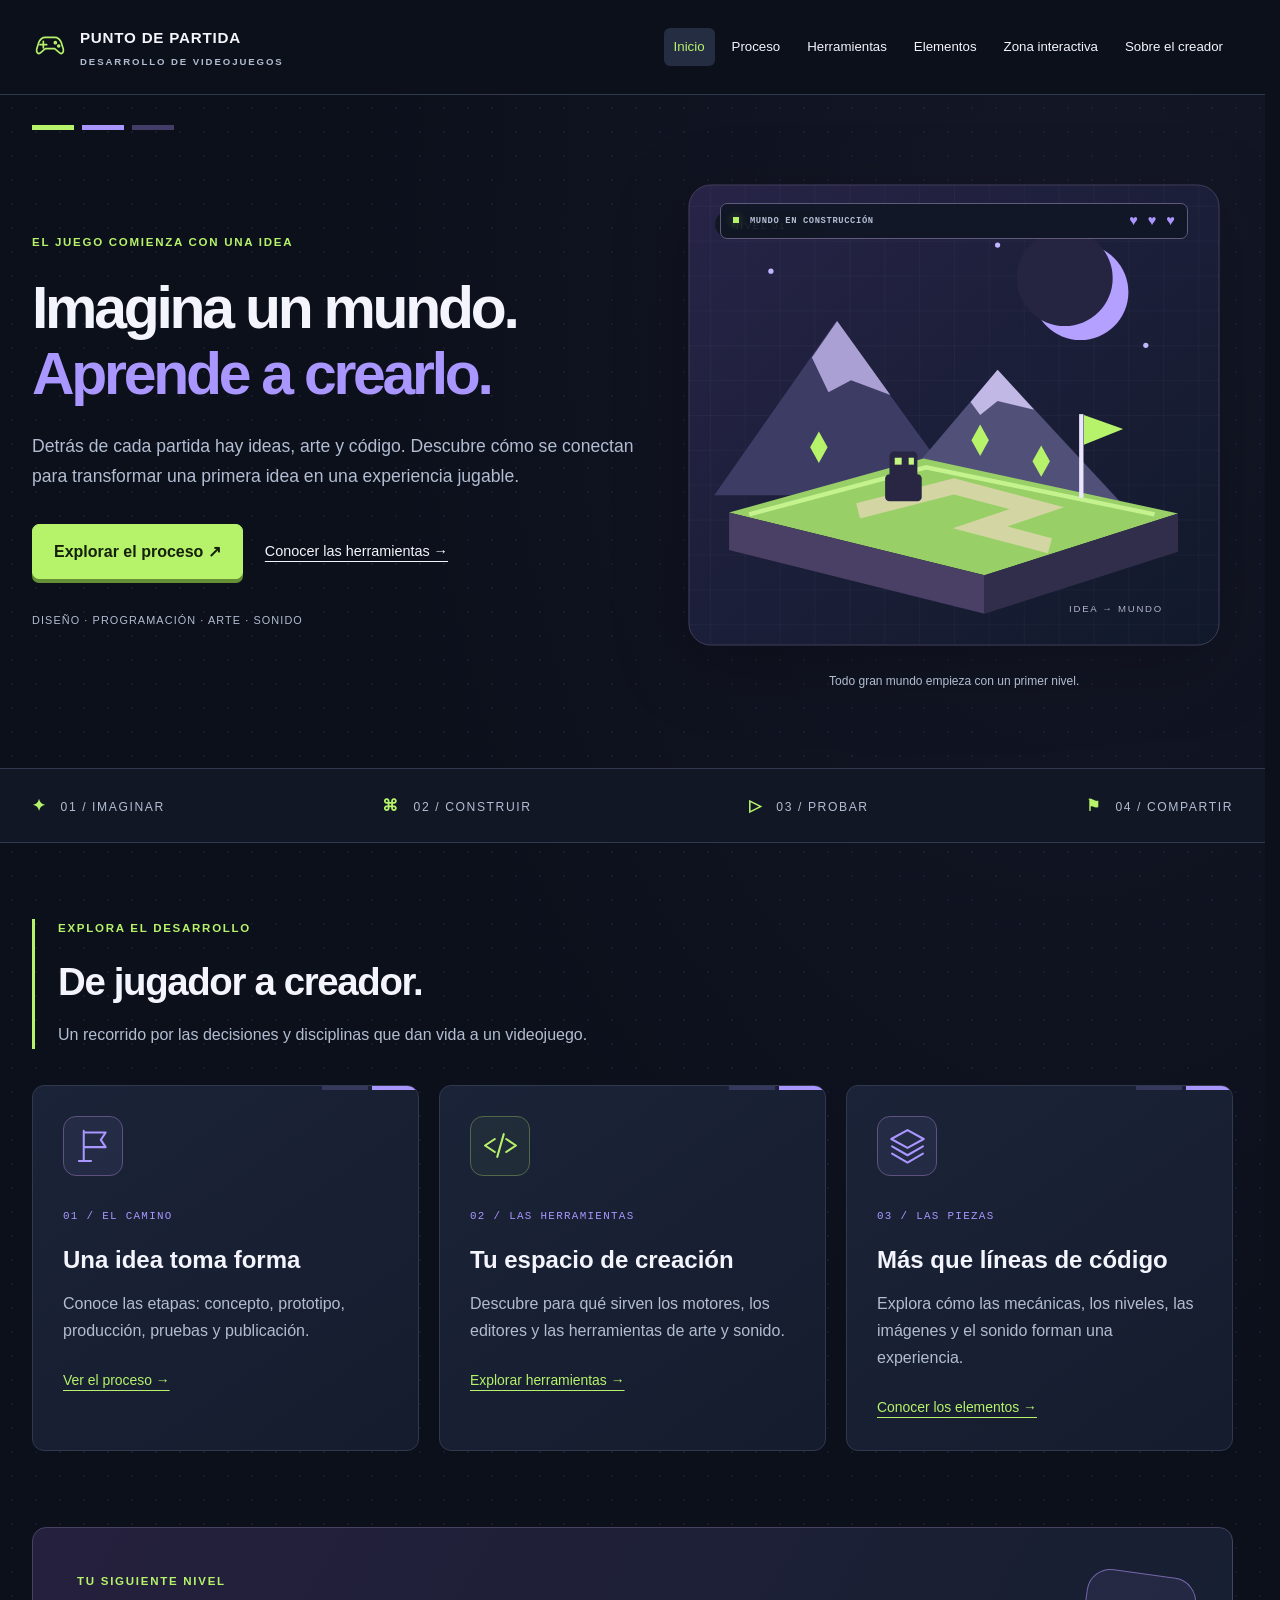
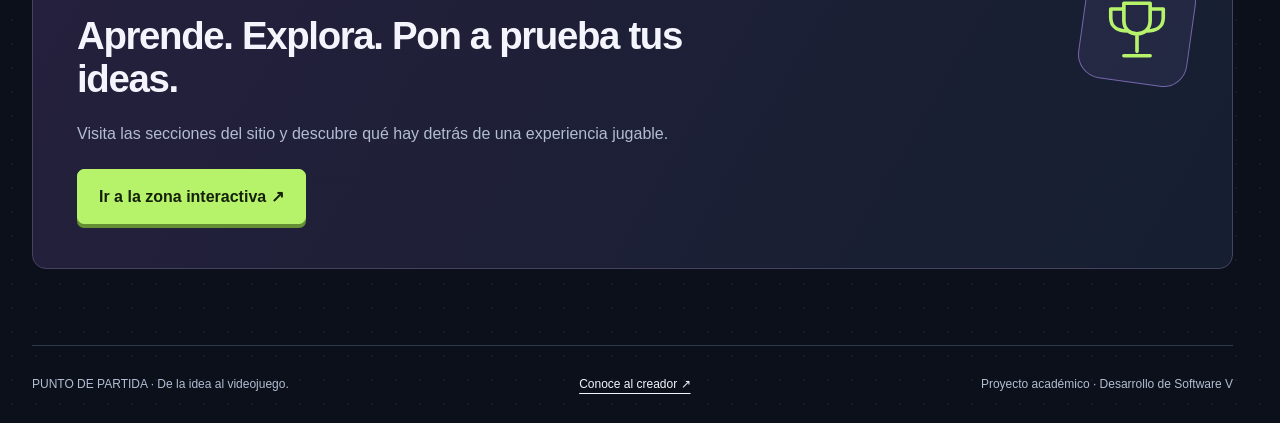
<file: index.html>
<!DOCTYPE html>
<html lang="es"><head><meta charset="UTF-8"><meta name="viewport" content="width=device-width, initial-scale=1"><meta name="description" content="Explora el proceso creativo y técnico detrás del desarrollo de videojuegos."><title>Inicio | Punto de Partida</title><link rel="stylesheet" href="css/estilos.css?v=2"></head>
<body><a class="salto" href="#contenido">Saltar al contenido</a><header><div class="contenedor cabecera"><a class="marca" href="index.html"><span class="simbolo" aria-hidden="true"><svg viewBox="0 0 48 48" fill="none" stroke="currentColor" stroke-width="2.5" stroke-linecap="round" stroke-linejoin="round" aria-hidden="true" focusable="false"><path d="M17 20h14c5 0 8 3 10 8l3 10c1 5-3 8-6 5l-7-6H17l-7 6c-3 3-7 0-6-5l3-10c2-5 5-8 10-8Z"/><path d="M14 26v10m-5-5h10"/><circle cx="32" cy="28" r="1.5"/><circle cx="37" cy="33" r="1.5"/></svg></span> PUNTO DE PARTIDA<span class="submarca">DESARROLLO DE VIDEOJUEGOS</span></a><nav aria-label="Navegación principal"><a href="index.html" aria-current="page">Inicio</a><a href="proceso.html">Proceso</a><a href="herramientas.html">Herramientas</a><a href="elementos.html">Elementos</a><a href="interactivo.html">Zona interactiva</a><a href="creador.html">Sobre el creador</a></nav></div></header><main id="contenido"><section class="contenedor portada"><div><p class="etiqueta">EL JUEGO COMIENZA CON UNA IDEA</p><h1>Imagina un mundo.<br><span>Aprende a crearlo.</span></h1><p class="introduccion">Detrás de cada partida hay ideas, arte y código. Descubre cómo se conectan para transformar una primera idea en una experiencia jugable.</p><div class="acciones"><a class="boton" href="proceso.html">Explorar el proceso ↗</a><a class="enlace" href="herramientas.html">Conocer las herramientas →</a></div><p class="nota">DISEÑO · PROGRAMACIÓN · ARTE · SONIDO</p></div><figure class="escena"><div class="panel-juego" aria-hidden="true"><span><i></i> MUNDO EN CONSTRUCCIÓN</span><span class="vidas">♥ ♥ ♥</span></div><img src="img/mundo.svg" width="640" height="560" alt="Ilustración de un pequeño mundo de plataformas con montañas, un personaje y una bandera de llegada"><figcaption>Todo gran mundo empieza con un primer nivel.</figcaption></figure></section>
<section class="franja"><div class="contenedor"><span><b aria-hidden="true">✦</b> 01 / IMAGINAR</span><span><b aria-hidden="true">⌘</b> 02 / CONSTRUIR</span><span><b aria-hidden="true">▷</b> 03 / PROBAR</span><span><b aria-hidden="true">⚑</b> 04 / COMPARTIR</span></div></section>
<section class="contenedor seccion"><div class="titulo-seccion"><p class="etiqueta">EXPLORA EL DESARROLLO</p><h2>De jugador a creador.</h2><p>Un recorrido por las decisiones y disciplinas que dan vida a un videojuego.</p></div><div class="tarjetas"><article><div class="icono-tarjeta"><svg viewBox="0 0 48 48" fill="none" stroke="currentColor" stroke-width="2.5" stroke-linecap="round" stroke-linejoin="round" aria-hidden="true" focusable="false"><path d="M12 43V6m1 2h26l-6 9 6 9H13M6 43h15"/></svg></div><span class="numero">01 / EL CAMINO</span><h3>Una idea toma forma</h3><p>Conoce las etapas: concepto, prototipo, producción, pruebas y publicación.</p><a href="proceso.html">Ver el proceso →</a></article><article><div class="icono-tarjeta"><svg viewBox="0 0 48 48" fill="none" stroke="currentColor" stroke-width="2.5" stroke-linecap="round" stroke-linejoin="round" aria-hidden="true" focusable="false"><path d="m17 16-12 8 12 8m14-16 12 8-12 8m-3-22-8 28"/></svg></div><span class="numero">02 / LAS HERRAMIENTAS</span><h3>Tu espacio de creación</h3><p>Descubre para qué sirven los motores, los editores y las herramientas de arte y sonido.</p><a href="herramientas.html">Explorar herramientas →</a></article><article><div class="icono-tarjeta"><svg viewBox="0 0 48 48" fill="none" stroke="currentColor" stroke-width="2.5" stroke-linecap="round" stroke-linejoin="round" aria-hidden="true" focusable="false"><path d="m24 5 20 11-20 11L4 16Zm-19 20 19 11 19-11M5 34l19 11 19-11"/></svg></div><span class="numero">03 / LAS PIEZAS</span><h3>Más que líneas de código</h3><p>Explora cómo las mecánicas, los niveles, las imágenes y el sonido forman una experiencia.</p><a href="elementos.html">Conocer los elementos →</a></article></div></section>
<section class="contenedor cierre"><div class="emblema-cierre" aria-hidden="true"><svg viewBox="0 0 48 48" fill="none" stroke="currentColor" stroke-width="2.5" stroke-linecap="round" stroke-linejoin="round" aria-hidden="true" focusable="false"><path d="M15 7h18v12c0 12-18 12-18 0ZM15 11H6v6c0 7 6 9 11 9m16-15h9v6c0 7-6 9-11 9M24 29v11m-9 3h18"/></svg></div><p class="etiqueta">TU SIGUIENTE NIVEL</p><h2>Aprende. Explora. Pon a prueba tus ideas.</h2><p>Visita las secciones del sitio y descubre qué hay detrás de una experiencia jugable.</p><a class="boton" href="interactivo.html">Ir a la zona interactiva ↗</a></section></main><footer class="contenedor"><p>PUNTO DE PARTIDA · De la idea al videojuego.</p><a href="creador.html">Conoce al creador ↗</a><p>Proyecto académico · Desarrollo de Software V</p></footer><script src="js/principal.js?v=2" defer></script></body></html>
</file>
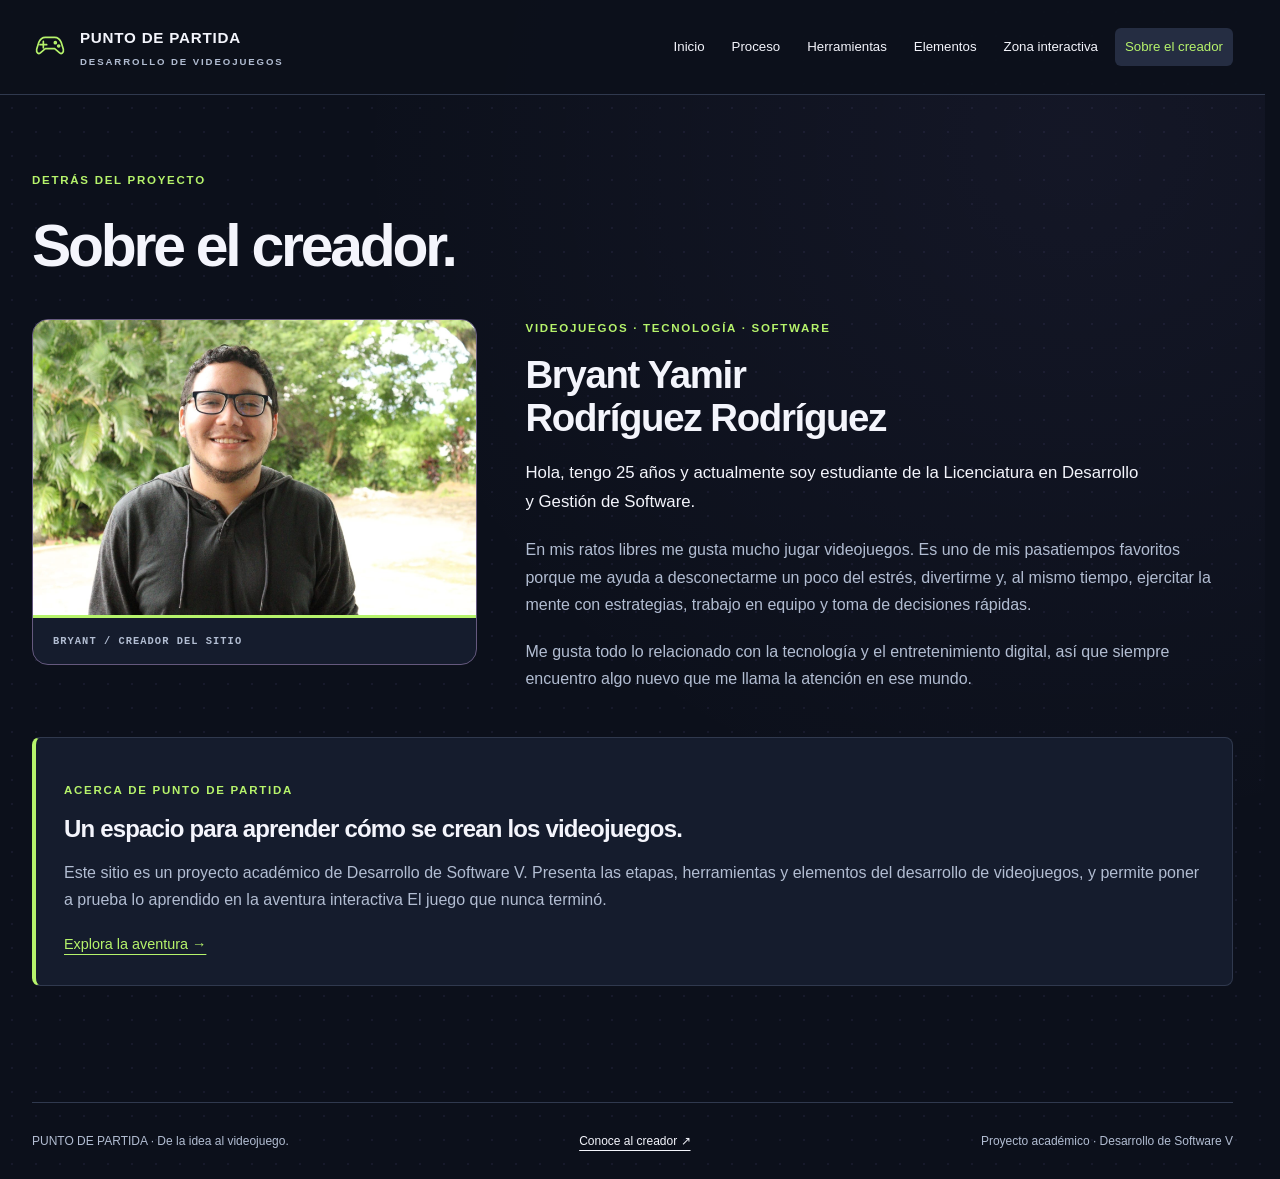
<file: creador.html>
<!DOCTYPE html>
<html lang="es"><head><meta charset="UTF-8"><meta name="viewport" content="width=device-width, initial-scale=1"><meta name="description" content="Conoce a Bryant Yamir Rodríguez Rodríguez, estudiante de Desarrollo y Gestión de Software y creador de Punto de Partida."><title>Sobre el creador | Punto de Partida</title><link rel="stylesheet" href="css/estilos.css?v=2"></head>
<body><a class="salto" href="#contenido">Saltar al contenido</a><header><div class="contenedor cabecera"><a class="marca" href="index.html"><span class="simbolo" aria-hidden="true"><svg viewBox="0 0 48 48" fill="none" stroke="currentColor" stroke-width="2.5" stroke-linecap="round" stroke-linejoin="round" aria-hidden="true" focusable="false"><path d="M17 20h14c5 0 8 3 10 8l3 10c1 5-3 8-6 5l-7-6H17l-7 6c-3 3-7 0-6-5l3-10c2-5 5-8 10-8Z"/><path d="M14 26v10m-5-5h10"/><circle cx="32" cy="28" r="1.5"/><circle cx="37" cy="33" r="1.5"/></svg></span> PUNTO DE PARTIDA<span class="submarca">DESARROLLO DE VIDEOJUEGOS</span></a><nav aria-label="Navegación principal"><a href="index.html">Inicio</a><a href="proceso.html">Proceso</a><a href="herramientas.html">Herramientas</a><a href="elementos.html">Elementos</a><a href="interactivo.html">Zona interactiva</a><a href="creador.html" aria-current="page">Sobre el creador</a></nav></div></header><main id="contenido"><section class="contenedor seccion creador-seccion"><p class="etiqueta">DETRÁS DEL PROYECTO</p><h1>Sobre el creador.</h1><div class="perfil perfil-creador"><figure class="retrato-creador"><img src="img/bryant.jpeg" width="1599" height="1066" alt="Retrato de Bryant Yamir Rodríguez Rodríguez al aire libre"><figcaption>BRYANT / CREADOR DEL SITIO</figcaption></figure><div class="resena-creador"><p class="etiqueta">VIDEOJUEGOS · TECNOLOGÍA · SOFTWARE</p><h2>Bryant Yamir<br>Rodríguez Rodríguez</h2><p class="introduccion">Hola, tengo 25 años y actualmente soy estudiante de la Licenciatura en Desarrollo y Gestión de Software.</p><p>En mis ratos libres me gusta mucho jugar videojuegos. Es uno de mis pasatiempos favoritos porque me ayuda a desconectarme un poco del estrés, divertirme y, al mismo tiempo, ejercitar la mente con estrategias, trabajo en equipo y toma de decisiones rápidas.</p><p>Me gusta todo lo relacionado con la tecnología y el entretenimiento digital, así que siempre encuentro algo nuevo que me llama la atención en ese mundo.</p></div></div><aside class="aviso proposito-creador"><p class="etiqueta">ACERCA DE PUNTO DE PARTIDA</p><h2>Un espacio para aprender cómo se crean los videojuegos.</h2><p>Este sitio es un proyecto académico de Desarrollo de Software V. Presenta las etapas, herramientas y elementos del desarrollo de videojuegos, y permite poner a prueba lo aprendido en la aventura interactiva El juego que nunca terminó.</p><a class="enlace" href="interactivo.html">Explora la aventura →</a></aside></section></main><footer class="contenedor"><p>PUNTO DE PARTIDA · De la idea al videojuego.</p><a href="creador.html">Conoce al creador ↗</a><p>Proyecto académico · Desarrollo de Software V</p></footer><script src="js/principal.js?v=2" defer></script></body></html>
</file>
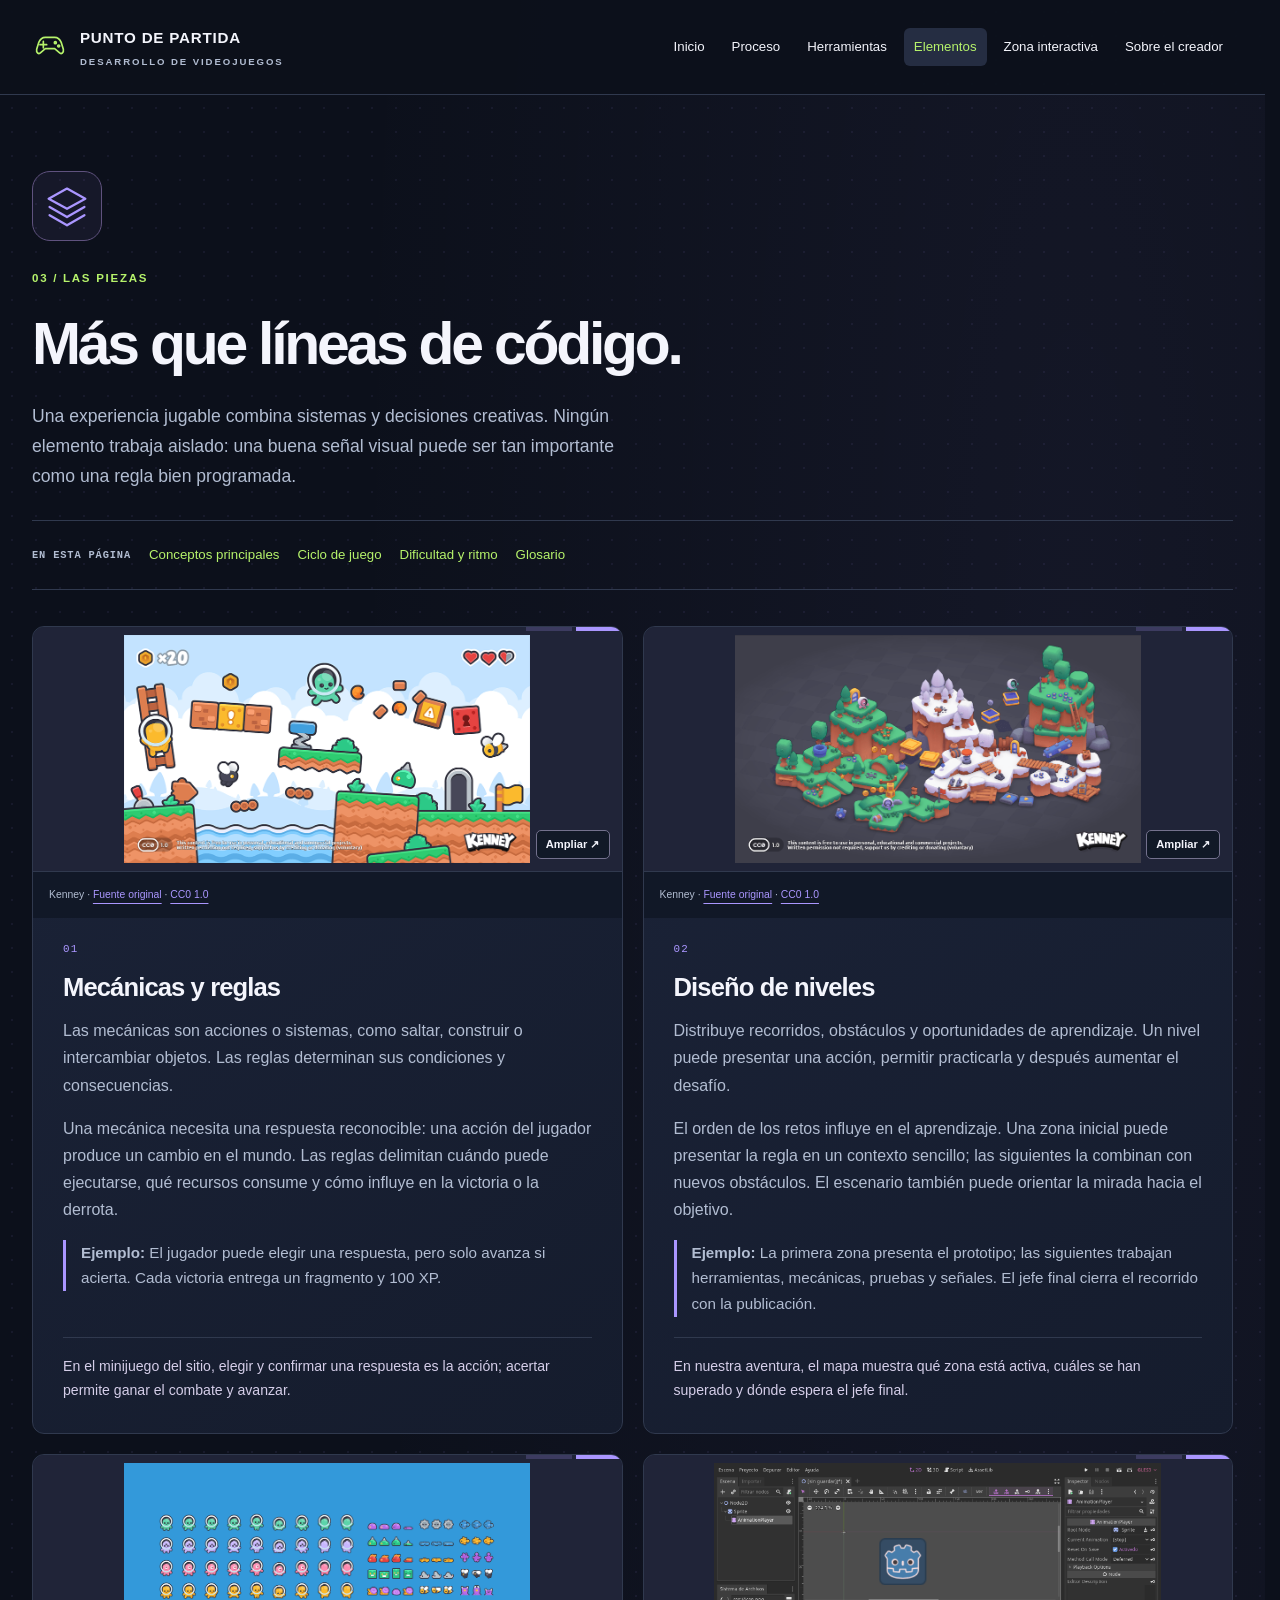
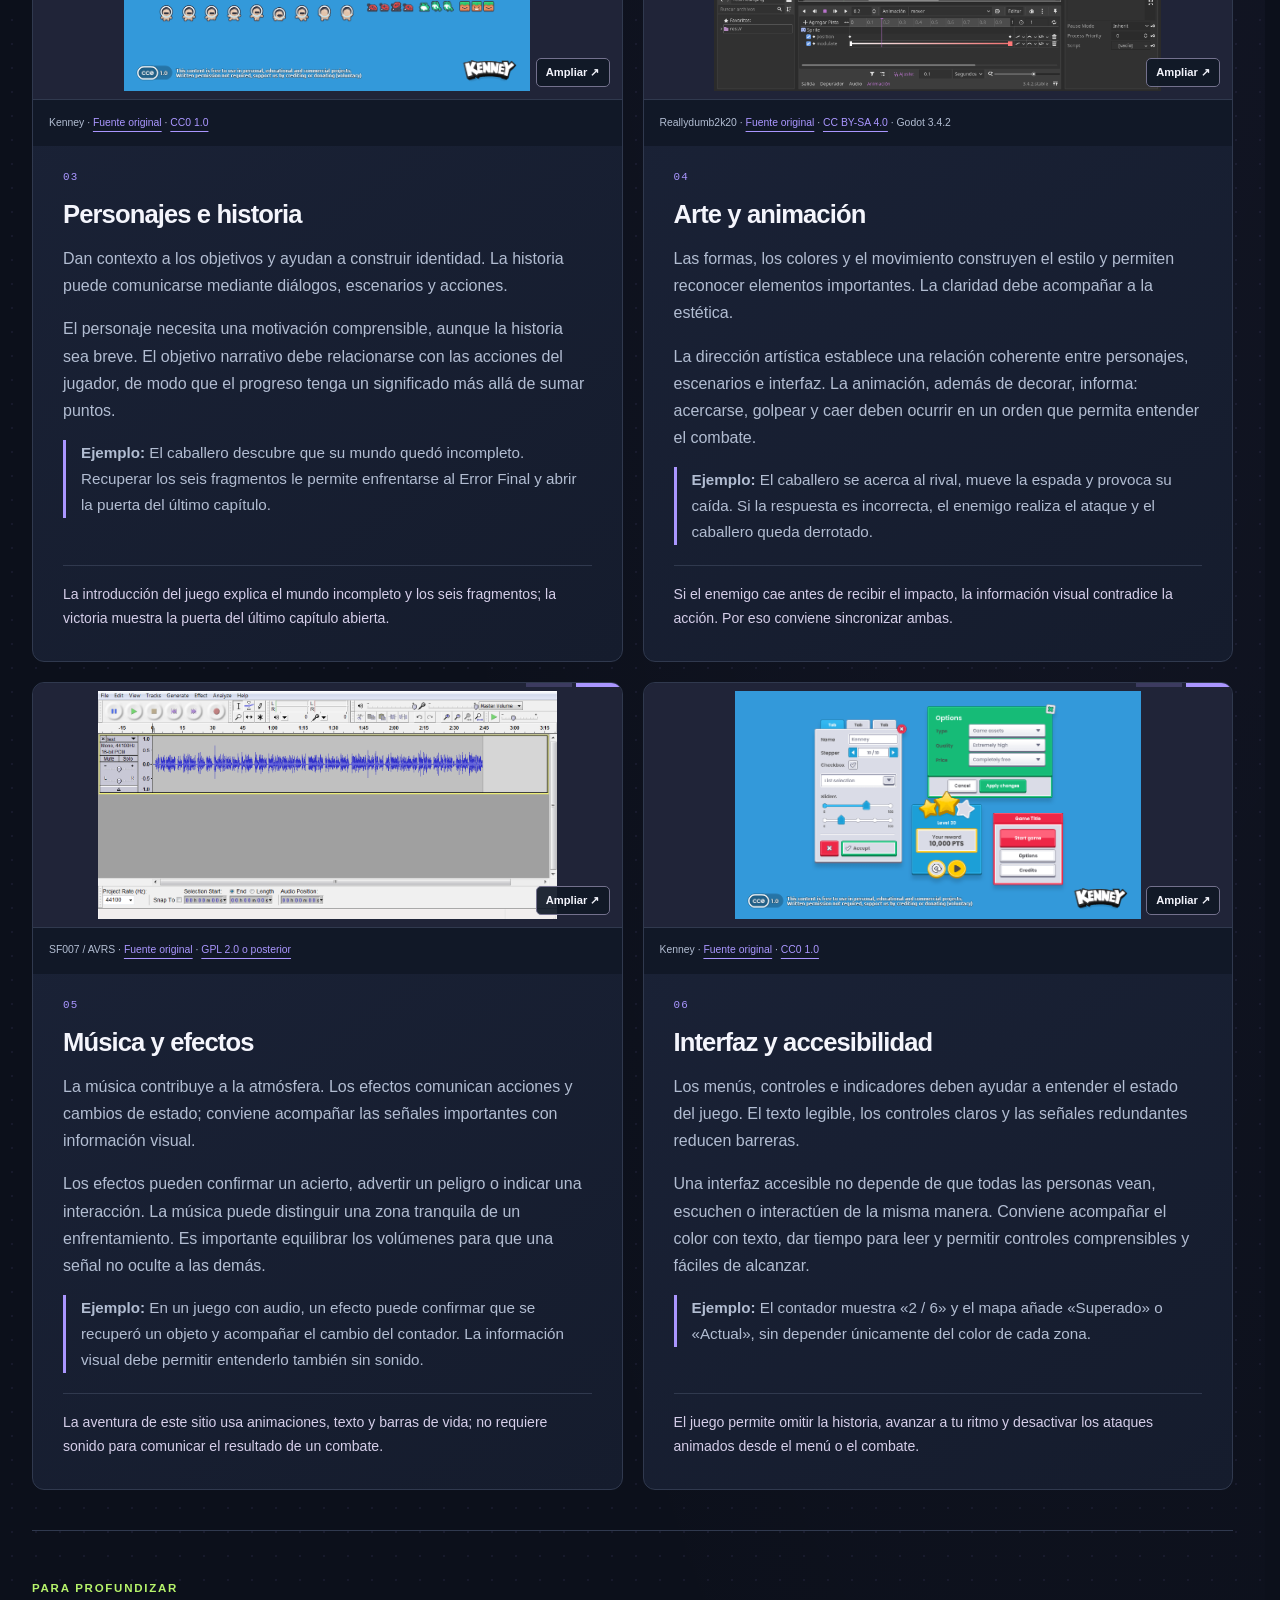
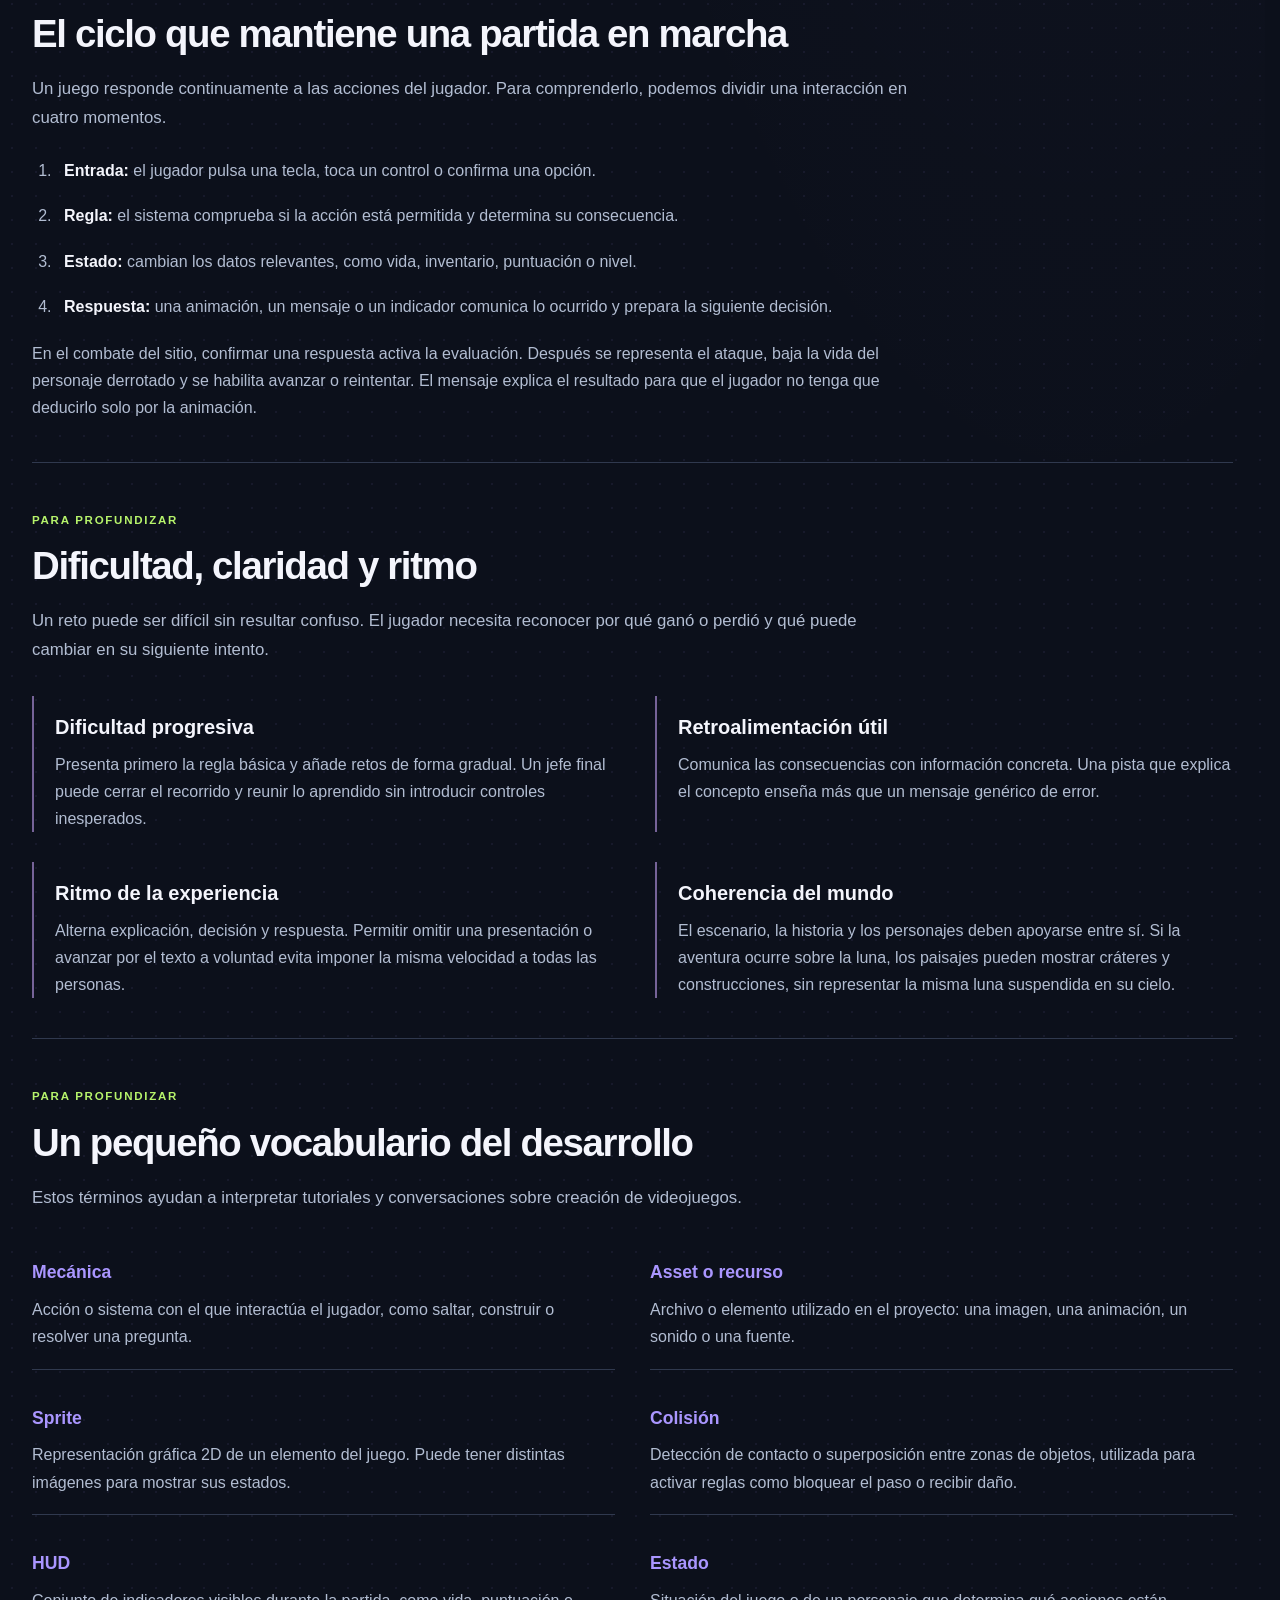
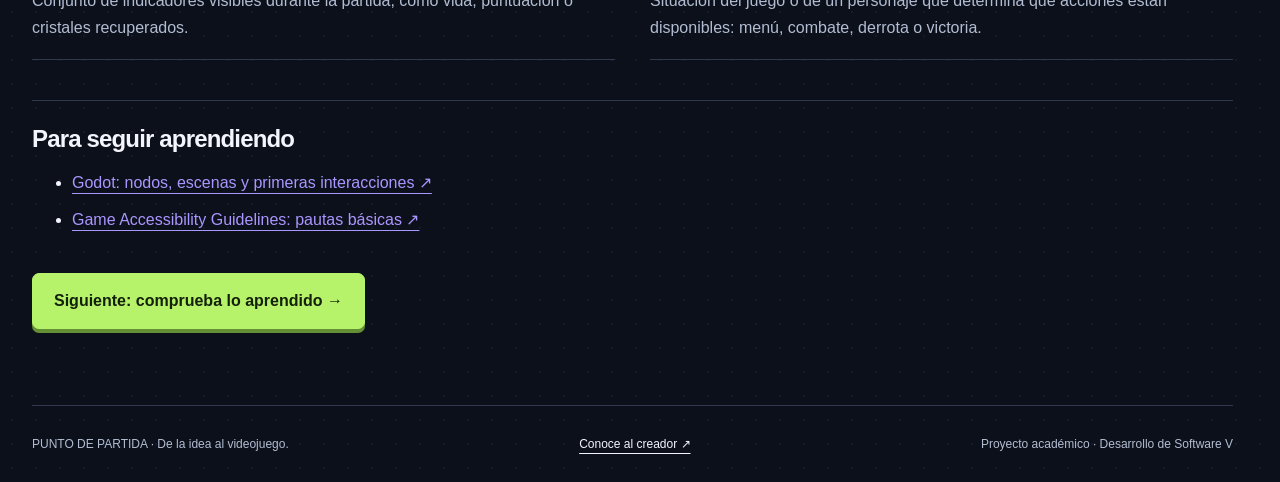
<file: elementos.html>
<!DOCTYPE html>
<html lang="es"><head><meta charset="UTF-8"><meta name="viewport" content="width=device-width, initial-scale=1"><meta name="description" content="Explora el proceso creativo y técnico detrás del desarrollo de videojuegos."><title>Elementos | Punto de Partida</title><link rel="stylesheet" href="css/estilos.css?v=2"></head>
<body><a class="salto" href="#contenido">Saltar al contenido</a><header><div class="contenedor cabecera"><a class="marca" href="index.html"><span class="simbolo" aria-hidden="true"><svg viewBox="0 0 48 48" fill="none" stroke="currentColor" stroke-width="2.5" stroke-linecap="round" stroke-linejoin="round" aria-hidden="true" focusable="false"><path d="M17 20h14c5 0 8 3 10 8l3 10c1 5-3 8-6 5l-7-6H17l-7 6c-3 3-7 0-6-5l3-10c2-5 5-8 10-8Z"/><path d="M14 26v10m-5-5h10"/><circle cx="32" cy="28" r="1.5"/><circle cx="37" cy="33" r="1.5"/></svg></span> PUNTO DE PARTIDA<span class="submarca">DESARROLLO DE VIDEOJUEGOS</span></a><nav aria-label="Navegación principal"><a href="index.html">Inicio</a><a href="proceso.html">Proceso</a><a href="herramientas.html">Herramientas</a><a href="elementos.html" aria-current="page">Elementos</a><a href="interactivo.html">Zona interactiva</a><a href="creador.html">Sobre el creador</a></nav></div></header><main id="contenido"><section class="contenedor seccion"><div class="insignia-seccion" aria-hidden="true"><svg viewBox="0 0 48 48" fill="none" stroke="currentColor" stroke-width="2.5" stroke-linecap="round" stroke-linejoin="round" aria-hidden="true" focusable="false"><path d="m24 5 20 11-20 11L4 16Zm-19 20 19 11 19-11M5 34l19 11 19-11"/></svg></div><p class="etiqueta">03 / LAS PIEZAS</p><h1>Más que líneas de código.</h1><p class="introduccion">Una experiencia jugable combina sistemas y decisiones creativas. Ningún elemento trabaja aislado: una buena señal visual puede ser tan importante como una regla bien programada.</p><nav class="indice-lectura" aria-label="Temas de esta página"><span>EN ESTA PÁGINA</span><a href="#conceptos">Conceptos principales</a><a href="#ciclo">Ciclo de juego</a><a href="#equilibrio">Dificultad y ritmo</a><a href="#glosario">Glosario</a></nav><div class="tarjetas interiores" id="conceptos"><article class="tarjeta-ilustrada"><figure class="imagen-tarjeta"><a class="ampliar-recurso" href="img/referencias/escenario-2d.png" aria-label="Ampliar imagen: Juego de plataformas 2D con obstáculos, enemigos, objetos y un objetivo."><img src="img/referencias/escenario-2d.png" width="918" height="515" alt="Juego de plataformas 2D con obstáculos, enemigos, objetos y un objetivo." loading="lazy" decoding="async"></a><figcaption><p class="credito-imagen">Kenney · <a href="https://kenney.nl/assets/new-platformer-pack">Fuente original</a> · <a href="https://creativecommons.org/publicdomain/zero/1.0/">CC0 1.0</a></p></figcaption></figure><div class="icono-tarjeta"><svg viewBox="0 0 48 48" fill="none" stroke="currentColor" stroke-width="2.5" stroke-linecap="round" stroke-linejoin="round" aria-hidden="true" focusable="false"><path d="M17 20h14c5 0 8 3 10 8l3 10c1 5-3 8-6 5l-7-6H17l-7 6c-3 3-7 0-6-5l3-10c2-5 5-8 10-8Z"/><path d="M14 26v10m-5-5h10"/><circle cx="32" cy="28" r="1.5"/><circle cx="37" cy="33" r="1.5"/></svg></div><span class="numero">01</span><h2>Mecánicas y reglas</h2><p>Las mecánicas son acciones o sistemas, como saltar, construir o intercambiar objetos. Las reglas determinan sus condiciones y consecuencias.</p><p>Una mecánica necesita una respuesta reconocible: una acción del jugador produce un cambio en el mundo. Las reglas delimitan cuándo puede ejecutarse, qué recursos consume y cómo influye en la victoria o la derrota.</p><p class="ejemplo"><strong>Ejemplo:</strong> El jugador puede elegir una respuesta, pero solo avanza si acierta. Cada victoria entrega un fragmento y 100 XP.</p><p class="detalle-etapa">En el minijuego del sitio, elegir y confirmar una respuesta es la acción; acertar permite ganar el combate y avanzar.</p></article><article class="tarjeta-ilustrada"><figure class="imagen-tarjeta"><a class="ampliar-recurso" href="img/referencias/escenario-3d.png" aria-label="Ampliar imagen: Nivel 3D con alturas, plataformas, puentes y rutas entre islas."><img src="img/referencias/escenario-3d.png" width="918" height="515" alt="Nivel 3D con alturas, plataformas, puentes y rutas entre islas." loading="lazy" decoding="async"></a><figcaption><p class="credito-imagen">Kenney · <a href="https://kenney.nl/assets/platformer-kit">Fuente original</a> · <a href="https://creativecommons.org/publicdomain/zero/1.0/">CC0 1.0</a></p></figcaption></figure><div class="icono-tarjeta"><svg viewBox="0 0 48 48" fill="none" stroke="currentColor" stroke-width="2.5" stroke-linecap="round" stroke-linejoin="round" aria-hidden="true" focusable="false"><path d="M12 43V6m1 2h26l-6 9 6 9H13M6 43h15"/></svg></div><span class="numero">02</span><h2>Diseño de niveles</h2><p>Distribuye recorridos, obstáculos y oportunidades de aprendizaje. Un nivel puede presentar una acción, permitir practicarla y después aumentar el desafío.</p><p>El orden de los retos influye en el aprendizaje. Una zona inicial puede presentar la regla en un contexto sencillo; las siguientes la combinan con nuevos obstáculos. El escenario también puede orientar la mirada hacia el objetivo.</p><p class="ejemplo"><strong>Ejemplo:</strong> La primera zona presenta el prototipo; las siguientes trabajan herramientas, mecánicas, pruebas y señales. El jefe final cierra el recorrido con la publicación.</p><p class="detalle-etapa">En nuestra aventura, el mapa muestra qué zona está activa, cuáles se han superado y dónde espera el jefe final.</p></article><article class="tarjeta-ilustrada"><figure class="imagen-tarjeta"><a class="ampliar-recurso" href="img/referencias/personajes-2d.png" aria-label="Ampliar imagen: Personajes y enemigos 2D en distintos colores y poses."><img src="img/referencias/personajes-2d.png" width="918" height="515" alt="Personajes y enemigos 2D en distintos colores y poses." loading="lazy" decoding="async"></a><figcaption><p class="credito-imagen">Kenney · <a href="https://kenney.nl/assets/new-platformer-pack">Fuente original</a> · <a href="https://creativecommons.org/publicdomain/zero/1.0/">CC0 1.0</a></p></figcaption></figure><div class="icono-tarjeta"><svg viewBox="0 0 48 48" fill="none" stroke="currentColor" stroke-width="2.5" stroke-linecap="round" stroke-linejoin="round" aria-hidden="true" focusable="false"><rect x="9" y="13" width="30" height="25" rx="5"/><path d="M24 13V6m-9 32v5m18-5v5M9 24H4m35 0h5m-27 5h14"/><circle cx="17" cy="22" r="2"/><circle cx="31" cy="22" r="2"/></svg></div><span class="numero">03</span><h2>Personajes e historia</h2><p>Dan contexto a los objetivos y ayudan a construir identidad. La historia puede comunicarse mediante diálogos, escenarios y acciones.</p><p>El personaje necesita una motivación comprensible, aunque la historia sea breve. El objetivo narrativo debe relacionarse con las acciones del jugador, de modo que el progreso tenga un significado más allá de sumar puntos.</p><p class="ejemplo"><strong>Ejemplo:</strong> El caballero descubre que su mundo quedó incompleto. Recuperar los seis fragmentos le permite enfrentarse al Error Final y abrir la puerta del último capítulo.</p><p class="detalle-etapa">La introducción del juego explica el mundo incompleto y los seis fragmentos; la victoria muestra la puerta del último capítulo abierta.</p></article><article class="tarjeta-ilustrada"><figure class="imagen-tarjeta"><a class="ampliar-recurso" href="img/referencias/godot-animacion.png" aria-label="Ampliar imagen: Editor de animación de Godot 3.4.2 con una línea de tiempo y pistas de posición y color."><img src="img/referencias/godot-animacion.png" width="1366" height="697" alt="Editor de animación de Godot 3.4.2 con una línea de tiempo y pistas de posición y color." loading="lazy" decoding="async"></a><figcaption><p class="credito-imagen">Reallydumb2k20 · <a href="https://commons.wikimedia.org/wiki/File:Editor_de_animaci%C3%B3n_de_Godot_3.4.2.png">Fuente original</a> · <a href="https://creativecommons.org/licenses/by-sa/4.0/">CC BY-SA 4.0</a> · Godot 3.4.2</p></figcaption></figure><div class="icono-tarjeta"><svg viewBox="0 0 48 48" fill="none" stroke="currentColor" stroke-width="2.5" stroke-linecap="round" stroke-linejoin="round" aria-hidden="true" focusable="false"><path d="m24 5 20 11-20 11L4 16Zm-19 20 19 11 19-11M5 34l19 11 19-11"/></svg></div><span class="numero">04</span><h2>Arte y animación</h2><p>Las formas, los colores y el movimiento construyen el estilo y permiten reconocer elementos importantes. La claridad debe acompañar a la estética.</p><p>La dirección artística establece una relación coherente entre personajes, escenarios e interfaz. La animación, además de decorar, informa: acercarse, golpear y caer deben ocurrir en un orden que permita entender el combate.</p><p class="ejemplo"><strong>Ejemplo:</strong> El caballero se acerca al rival, mueve la espada y provoca su caída. Si la respuesta es incorrecta, el enemigo realiza el ataque y el caballero queda derrotado.</p><p class="detalle-etapa">Si el enemigo cae antes de recibir el impacto, la información visual contradice la acción. Por eso conviene sincronizar ambas.</p></article><article class="tarjeta-ilustrada"><figure class="imagen-tarjeta"><a class="ampliar-recurso" href="img/referencias/sonido-audacity.png" aria-label="Ampliar imagen: Captura de Audacity con una pista de audio y su forma de onda para edición de sonido."><img src="img/referencias/sonido-audacity.png" width="1158" height="575" alt="Captura de Audacity con una pista de audio y su forma de onda para edición de sonido." loading="lazy" decoding="async"></a><figcaption><p class="credito-imagen">SF007 / AVRS · <a href="https://commons.wikimedia.org/wiki/File:Audacity_screenshot.png">Fuente original</a> · <a href="https://www.gnu.org/licenses/old-licenses/gpl-2.0.html">GPL 2.0 o posterior</a></p></figcaption></figure><div class="icono-tarjeta"><svg viewBox="0 0 48 48" fill="none" stroke="currentColor" stroke-width="2.5" stroke-linecap="round" stroke-linejoin="round" aria-hidden="true" focusable="false"><path d="m24 4 15 19-15 21L9 23Z M9 23h30M24 4l-5 19 5 21 5-21Z"/></svg></div><span class="numero">05</span><h2>Música y efectos</h2><p>La música contribuye a la atmósfera. Los efectos comunican acciones y cambios de estado; conviene acompañar las señales importantes con información visual.</p><p>Los efectos pueden confirmar un acierto, advertir un peligro o indicar una interacción. La música puede distinguir una zona tranquila de un enfrentamiento. Es importante equilibrar los volúmenes para que una señal no oculte a las demás.</p><p class="ejemplo"><strong>Ejemplo:</strong> En un juego con audio, un efecto puede confirmar que se recuperó un objeto y acompañar el cambio del contador. La información visual debe permitir entenderlo también sin sonido.</p><p class="detalle-etapa">La aventura de este sitio usa animaciones, texto y barras de vida; no requiere sonido para comunicar el resultado de un combate.</p></article><article class="tarjeta-ilustrada"><figure class="imagen-tarjeta"><a class="ampliar-recurso" href="img/referencias/interfaz-ui.png" aria-label="Ampliar imagen: Paneles de interfaz con botones, controles de volumen, casillas e indicadores."><img src="img/referencias/interfaz-ui.png" width="918" height="515" alt="Paneles de interfaz con botones, controles de volumen, casillas e indicadores." loading="lazy" decoding="async"></a><figcaption><p class="credito-imagen">Kenney · <a href="https://kenney.nl/assets/ui-pack">Fuente original</a> · <a href="https://creativecommons.org/publicdomain/zero/1.0/">CC0 1.0</a></p></figcaption></figure><div class="icono-tarjeta"><svg viewBox="0 0 48 48" fill="none" stroke="currentColor" stroke-width="2.5" stroke-linecap="round" stroke-linejoin="round" aria-hidden="true" focusable="false"><path d="m17 16-12 8 12 8m14-16 12 8-12 8m-3-22-8 28"/></svg></div><span class="numero">06</span><h2>Interfaz y accesibilidad</h2><p>Los menús, controles e indicadores deben ayudar a entender el estado del juego. El texto legible, los controles claros y las señales redundantes reducen barreras.</p><p>Una interfaz accesible no depende de que todas las personas vean, escuchen o interactúen de la misma manera. Conviene acompañar el color con texto, dar tiempo para leer y permitir controles comprensibles y fáciles de alcanzar.</p><p class="ejemplo"><strong>Ejemplo:</strong> El contador muestra «2 / 6» y el mapa añade «Superado» o «Actual», sin depender únicamente del color de cada zona.</p><p class="detalle-etapa">El juego permite omitir la historia, avanzar a tu ritmo y desactivar los ataques animados desde el menú o el combate.</p></article></div><section class="lectura-ampliada" id="ciclo"><p class="etiqueta">PARA PROFUNDIZAR</p><h2>El ciclo que mantiene una partida en marcha</h2><p class="entrada-lectura">Un juego responde continuamente a las acciones del jugador. Para comprenderlo, podemos dividir una interacción en cuatro momentos.</p><ol class="pasos-lectura"><li><strong>Entrada:</strong> el jugador pulsa una tecla, toca un control o confirma una opción.</li><li><strong>Regla:</strong> el sistema comprueba si la acción está permitida y determina su consecuencia.</li><li><strong>Estado:</strong> cambian los datos relevantes, como vida, inventario, puntuación o nivel.</li><li><strong>Respuesta:</strong> una animación, un mensaje o un indicador comunica lo ocurrido y prepara la siguiente decisión.</li></ol><p>En el combate del sitio, confirmar una respuesta activa la evaluación. Después se representa el ataque, baja la vida del personaje derrotado y se habilita avanzar o reintentar. El mensaje explica el resultado para que el jugador no tenga que deducirlo solo por la animación.</p></section><section class="lectura-ampliada" id="equilibrio"><p class="etiqueta">PARA PROFUNDIZAR</p><h2>Dificultad, claridad y ritmo</h2><p class="entrada-lectura">Un reto puede ser difícil sin resultar confuso. El jugador necesita reconocer por qué ganó o perdió y qué puede cambiar en su siguiente intento.</p><div class="bloques-lectura"><article><h3>Dificultad progresiva</h3><p>Presenta primero la regla básica y añade retos de forma gradual. Un jefe final puede cerrar el recorrido y reunir lo aprendido sin introducir controles inesperados.</p></article><article><h3>Retroalimentación útil</h3><p>Comunica las consecuencias con información concreta. Una pista que explica el concepto enseña más que un mensaje genérico de error.</p></article><article><h3>Ritmo de la experiencia</h3><p>Alterna explicación, decisión y respuesta. Permitir omitir una presentación o avanzar por el texto a voluntad evita imponer la misma velocidad a todas las personas.</p></article><article><h3>Coherencia del mundo</h3><p>El escenario, la historia y los personajes deben apoyarse entre sí. Si la aventura ocurre sobre la luna, los paisajes pueden mostrar cráteres y construcciones, sin representar la misma luna suspendida en su cielo.</p></article></div></section><section class="lectura-ampliada" id="glosario"><p class="etiqueta">PARA PROFUNDIZAR</p><h2>Un pequeño vocabulario del desarrollo</h2><p class="entrada-lectura">Estos términos ayudan a interpretar tutoriales y conversaciones sobre creación de videojuegos.</p><dl class="glosario"><div><dt>Mecánica</dt><dd>Acción o sistema con el que interactúa el jugador, como saltar, construir o resolver una pregunta.</dd></div><div><dt>Asset o recurso</dt><dd>Archivo o elemento utilizado en el proyecto: una imagen, una animación, un sonido o una fuente.</dd></div><div><dt>Sprite</dt><dd>Representación gráfica 2D de un elemento del juego. Puede tener distintas imágenes para mostrar sus estados.</dd></div><div><dt>Colisión</dt><dd>Detección de contacto o superposición entre zonas de objetos, utilizada para activar reglas como bloquear el paso o recibir daño.</dd></div><div><dt>HUD</dt><dd>Conjunto de indicadores visibles durante la partida, como vida, puntuación o cristales recuperados.</dd></div><div><dt>Estado</dt><dd>Situación del juego o de un personaje que determina qué acciones están disponibles: menú, combate, derrota o victoria.</dd></div></dl></section><aside class="fuentes"><h2>Para seguir aprendiendo</h2><ul><li><a href="https://docs.godotengine.org/en/stable/getting_started/step_by_step/index.html">Godot: nodos, escenas y primeras interacciones ↗</a></li><li><a href="https://gameaccessibilityguidelines.com/basic/">Game Accessibility Guidelines: pautas básicas ↗</a></li></ul></aside><a class="boton" href="interactivo.html">Siguiente: comprueba lo aprendido →</a></section></main><footer class="contenedor"><p>PUNTO DE PARTIDA · De la idea al videojuego.</p><a href="creador.html">Conoce al creador ↗</a><p>Proyecto académico · Desarrollo de Software V</p></footer><script src="js/principal.js?v=2" defer></script></body></html>
</file>
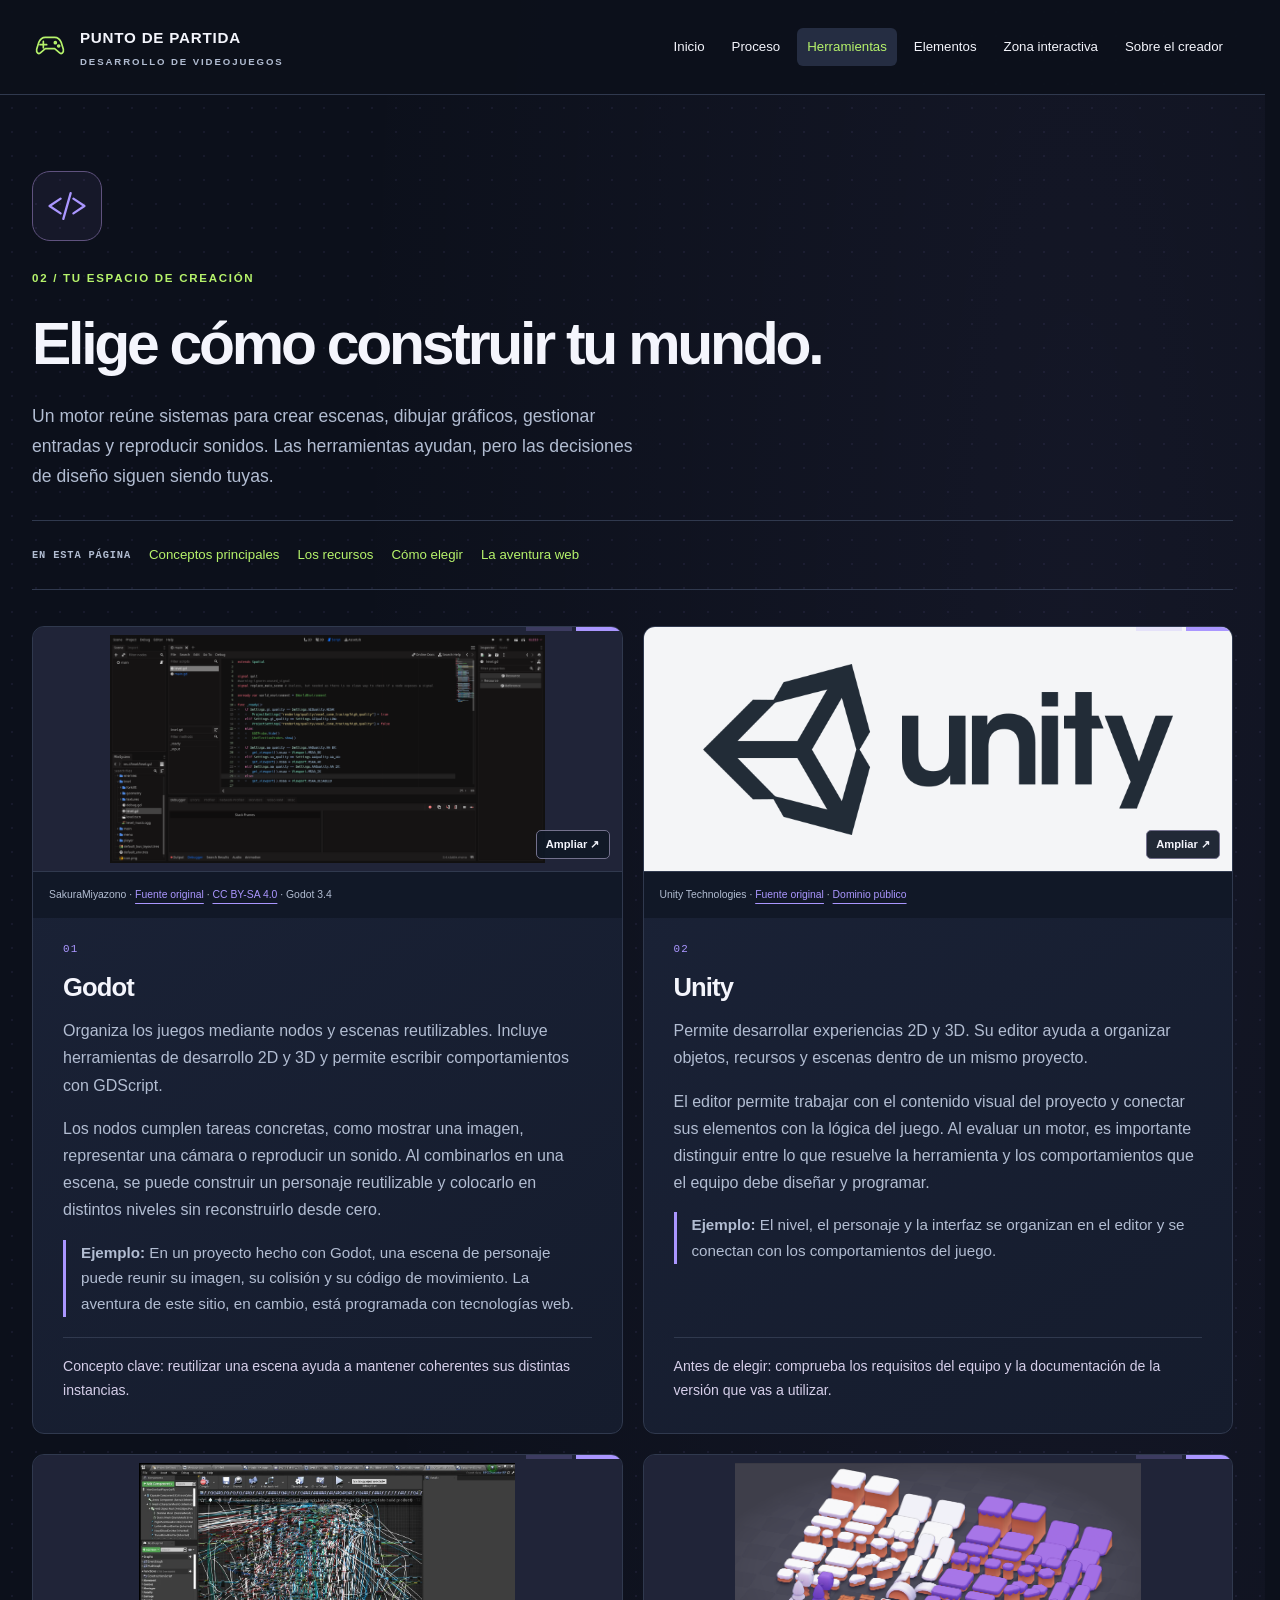
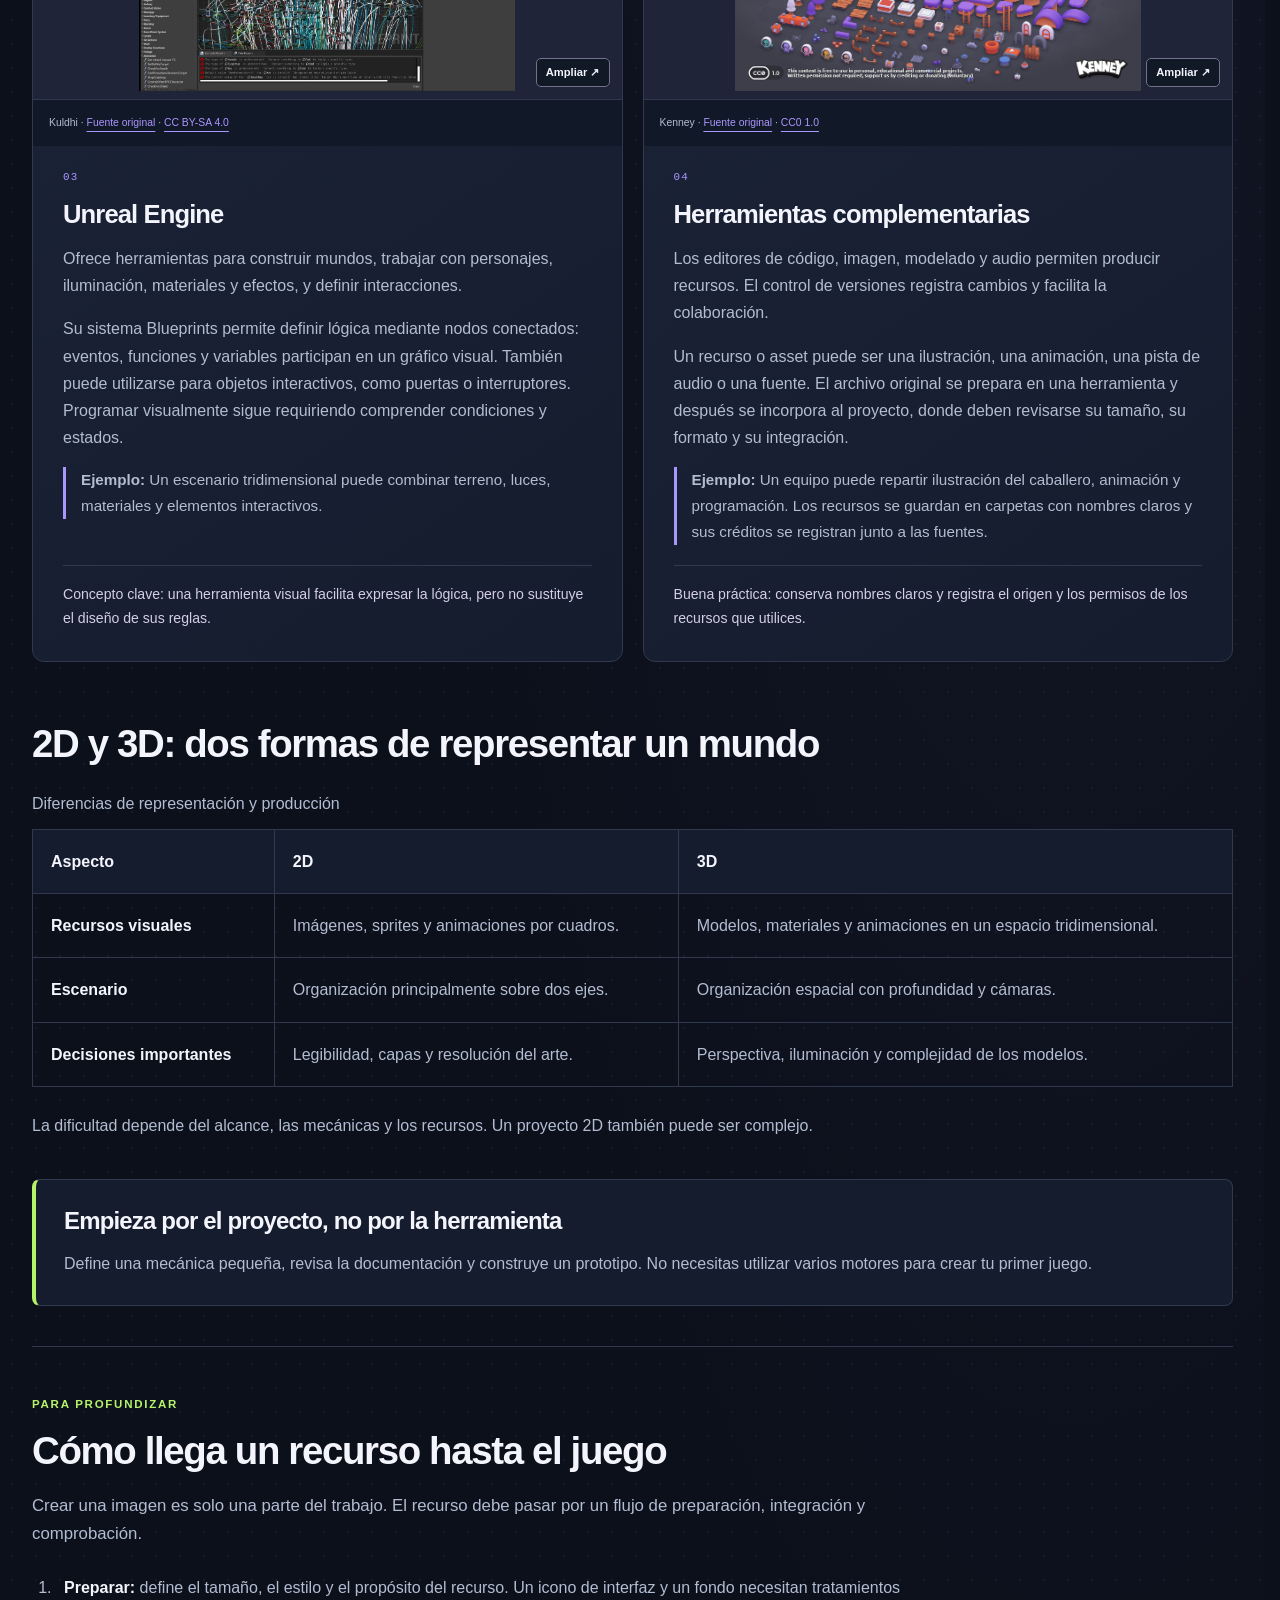
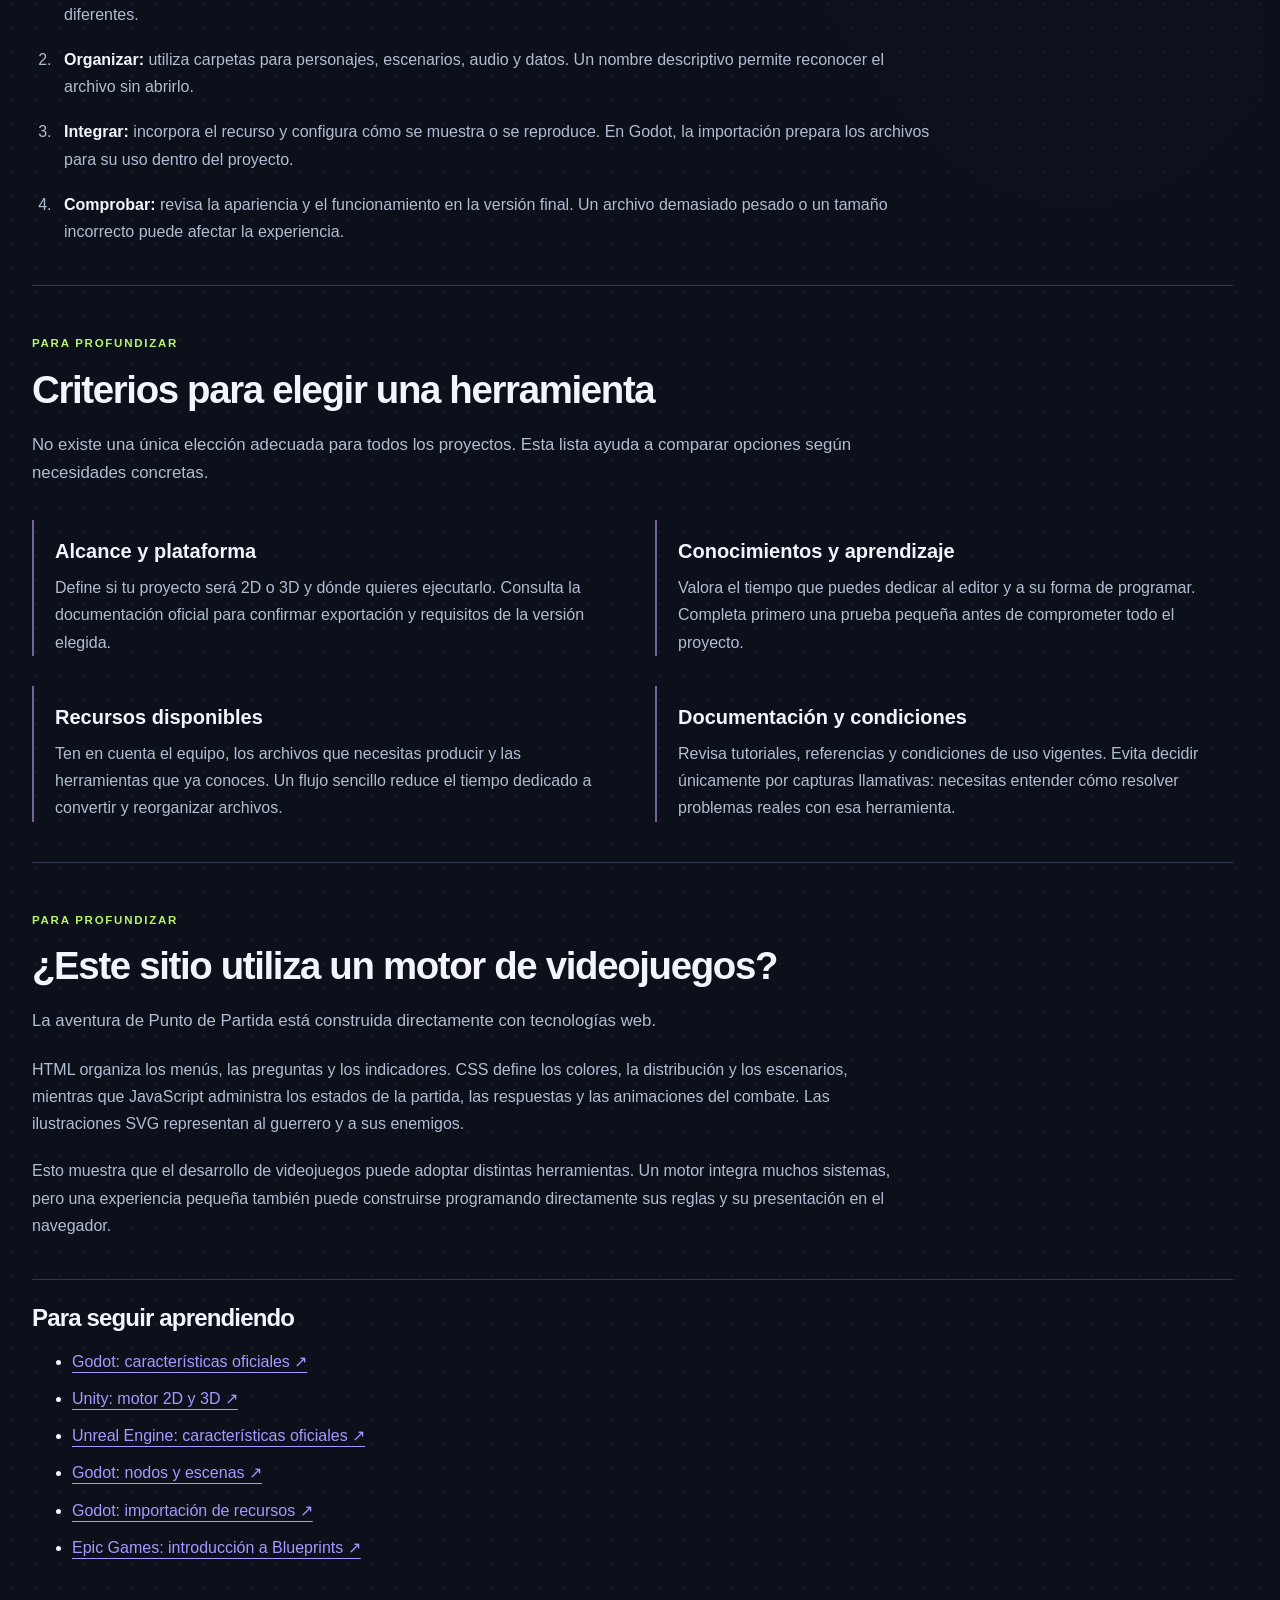
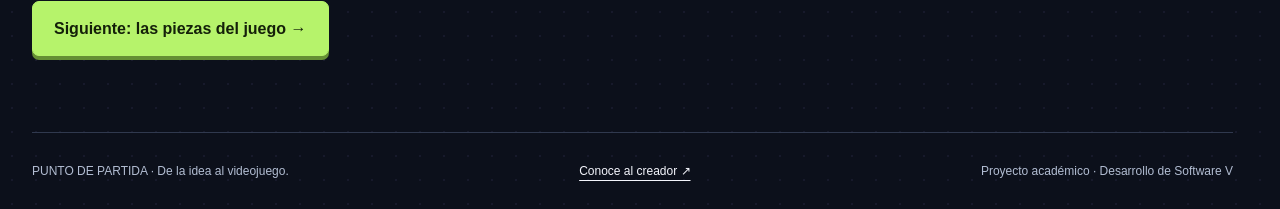
<file: herramientas.html>
<!DOCTYPE html>
<html lang="es"><head><meta charset="UTF-8"><meta name="viewport" content="width=device-width, initial-scale=1"><meta name="description" content="Explora el proceso creativo y técnico detrás del desarrollo de videojuegos."><title>Herramientas | Punto de Partida</title><link rel="stylesheet" href="css/estilos.css?v=2"></head>
<body><a class="salto" href="#contenido">Saltar al contenido</a><header><div class="contenedor cabecera"><a class="marca" href="index.html"><span class="simbolo" aria-hidden="true"><svg viewBox="0 0 48 48" fill="none" stroke="currentColor" stroke-width="2.5" stroke-linecap="round" stroke-linejoin="round" aria-hidden="true" focusable="false"><path d="M17 20h14c5 0 8 3 10 8l3 10c1 5-3 8-6 5l-7-6H17l-7 6c-3 3-7 0-6-5l3-10c2-5 5-8 10-8Z"/><path d="M14 26v10m-5-5h10"/><circle cx="32" cy="28" r="1.5"/><circle cx="37" cy="33" r="1.5"/></svg></span> PUNTO DE PARTIDA<span class="submarca">DESARROLLO DE VIDEOJUEGOS</span></a><nav aria-label="Navegación principal"><a href="index.html">Inicio</a><a href="proceso.html">Proceso</a><a href="herramientas.html" aria-current="page">Herramientas</a><a href="elementos.html">Elementos</a><a href="interactivo.html">Zona interactiva</a><a href="creador.html">Sobre el creador</a></nav></div></header><main id="contenido"><section class="contenedor seccion"><div class="insignia-seccion" aria-hidden="true"><svg viewBox="0 0 48 48" fill="none" stroke="currentColor" stroke-width="2.5" stroke-linecap="round" stroke-linejoin="round" aria-hidden="true" focusable="false"><path d="m17 16-12 8 12 8m14-16 12 8-12 8m-3-22-8 28"/></svg></div><p class="etiqueta">02 / TU ESPACIO DE CREACIÓN</p><h1>Elige cómo construir tu mundo.</h1><p class="introduccion">Un motor reúne sistemas para crear escenas, dibujar gráficos, gestionar entradas y reproducir sonidos. Las herramientas ayudan, pero las decisiones de diseño siguen siendo tuyas.</p><nav class="indice-lectura" aria-label="Temas de esta página"><span>EN ESTA PÁGINA</span><a href="#conceptos">Conceptos principales</a><a href="#flujo-recursos">Los recursos</a><a href="#eleccion">Cómo elegir</a><a href="#motor-web">La aventura web</a></nav><div class="tarjetas interiores" id="conceptos"><article class="tarjeta-ilustrada"><figure class="imagen-tarjeta"><a class="ampliar-recurso" href="img/referencias/godot-codigo.png" aria-label="Ampliar imagen: Captura de GDScript en Godot 3.4 con editor de código, archivos e inspector."><img src="img/referencias/godot-codigo.png" width="1920" height="1007" alt="Captura de GDScript en Godot 3.4 con editor de código, archivos e inspector." loading="lazy" decoding="async"></a><figcaption><p class="credito-imagen">SakuraMiyazono · <a href="https://commons.wikimedia.org/wiki/File:Gdscript3.4.png">Fuente original</a> · <a href="https://creativecommons.org/licenses/by-sa/4.0/">CC BY-SA 4.0</a> · Godot 3.4</p></figcaption></figure><div class="icono-tarjeta"><svg viewBox="0 0 48 48" fill="none" stroke="currentColor" stroke-width="2.5" stroke-linecap="round" stroke-linejoin="round" aria-hidden="true" focusable="false"><rect x="9" y="13" width="30" height="25" rx="5"/><path d="M24 13V6m-9 32v5m18-5v5M9 24H4m35 0h5m-27 5h14"/><circle cx="17" cy="22" r="2"/><circle cx="31" cy="22" r="2"/></svg></div><span class="numero">01</span><h2>Godot</h2><p>Organiza los juegos mediante nodos y escenas reutilizables. Incluye herramientas de desarrollo 2D y 3D y permite escribir comportamientos con GDScript.</p><p>Los nodos cumplen tareas concretas, como mostrar una imagen, representar una cámara o reproducir un sonido. Al combinarlos en una escena, se puede construir un personaje reutilizable y colocarlo en distintos niveles sin reconstruirlo desde cero.</p><p class="ejemplo"><strong>Ejemplo:</strong> En un proyecto hecho con Godot, una escena de personaje puede reunir su imagen, su colisión y su código de movimiento. La aventura de este sitio, en cambio, está programada con tecnologías web.</p><p class="detalle-etapa">Concepto clave: reutilizar una escena ayuda a mantener coherentes sus distintas instancias.</p></article><article class="tarjeta-ilustrada"><figure class="imagen-tarjeta logo-tarjeta"><a class="ampliar-recurso" href="img/referencias/unity-logo.png" aria-label="Ampliar imagen: Logotipo de Unity distribuido como recurso de identificación de la herramienta."><img src="img/referencias/unity-logo.png" width="676" height="246" alt="Logotipo de Unity distribuido como recurso de identificación de la herramienta." loading="lazy" decoding="async"></a><figcaption><p class="credito-imagen">Unity Technologies · <a href="https://commons.wikimedia.org/wiki/File:Official_unity_logo.png">Fuente original</a> · <a href="https://commons.wikimedia.org/wiki/File:Official_unity_logo.png#Licensing">Dominio público</a></p></figcaption></figure><div class="icono-tarjeta"><svg viewBox="0 0 48 48" fill="none" stroke="currentColor" stroke-width="2.5" stroke-linecap="round" stroke-linejoin="round" aria-hidden="true" focusable="false"><path d="m24 5 20 11-20 11L4 16Zm-19 20 19 11 19-11M5 34l19 11 19-11"/></svg></div><span class="numero">02</span><h2>Unity</h2><p>Permite desarrollar experiencias 2D y 3D. Su editor ayuda a organizar objetos, recursos y escenas dentro de un mismo proyecto.</p><p>El editor permite trabajar con el contenido visual del proyecto y conectar sus elementos con la lógica del juego. Al evaluar un motor, es importante distinguir entre lo que resuelve la herramienta y los comportamientos que el equipo debe diseñar y programar.</p><p class="ejemplo"><strong>Ejemplo:</strong> El nivel, el personaje y la interfaz se organizan en el editor y se conectan con los comportamientos del juego.</p><p class="detalle-etapa">Antes de elegir: comprueba los requisitos del equipo y la documentación de la versión que vas a utilizar.</p></article><article class="tarjeta-ilustrada"><figure class="imagen-tarjeta"><a class="ampliar-recurso" href="img/referencias/unreal-blueprints.png" aria-label="Ampliar imagen: Captura real de un gráfico de Blueprints con múltiples nodos conectados en Unreal Engine."><img src="img/referencias/unreal-blueprints.png" width="1079" height="654" alt="Captura real de un gráfico de Blueprints con múltiples nodos conectados en Unreal Engine." loading="lazy" decoding="async"></a><figcaption><p class="credito-imagen">Kuldhi · <a href="https://commons.wikimedia.org/wiki/File:Ue_bp.png">Fuente original</a> · <a href="https://creativecommons.org/licenses/by-sa/4.0/">CC BY-SA 4.0</a></p></figcaption></figure><div class="icono-tarjeta"><svg viewBox="0 0 48 48" fill="none" stroke="currentColor" stroke-width="2.5" stroke-linecap="round" stroke-linejoin="round" aria-hidden="true" focusable="false"><path d="m17 16-12 8 12 8m14-16 12 8-12 8m-3-22-8 28"/></svg></div><span class="numero">03</span><h2>Unreal Engine</h2><p>Ofrece herramientas para construir mundos, trabajar con personajes, iluminación, materiales y efectos, y definir interacciones.</p><p>Su sistema Blueprints permite definir lógica mediante nodos conectados: eventos, funciones y variables participan en un gráfico visual. También puede utilizarse para objetos interactivos, como puertas o interruptores. Programar visualmente sigue requiriendo comprender condiciones y estados.</p><p class="ejemplo"><strong>Ejemplo:</strong> Un escenario tridimensional puede combinar terreno, luces, materiales y elementos interactivos.</p><p class="detalle-etapa">Concepto clave: una herramienta visual facilita expresar la lógica, pero no sustituye el diseño de sus reglas.</p></article><article class="tarjeta-ilustrada"><figure class="imagen-tarjeta"><a class="ampliar-recurso" href="img/referencias/recursos-3d.png" aria-label="Ampliar imagen: Biblioteca de terrenos, personajes y objetos tridimensionales de Kenney."><img src="img/referencias/recursos-3d.png" width="918" height="515" alt="Biblioteca de terrenos, personajes y objetos tridimensionales de Kenney." loading="lazy" decoding="async"></a><figcaption><p class="credito-imagen">Kenney · <a href="https://kenney.nl/assets/platformer-kit">Fuente original</a> · <a href="https://creativecommons.org/publicdomain/zero/1.0/">CC0 1.0</a></p></figcaption></figure><div class="icono-tarjeta"><svg viewBox="0 0 48 48" fill="none" stroke="currentColor" stroke-width="2.5" stroke-linecap="round" stroke-linejoin="round" aria-hidden="true" focusable="false"><path d="M17 20h14c5 0 8 3 10 8l3 10c1 5-3 8-6 5l-7-6H17l-7 6c-3 3-7 0-6-5l3-10c2-5 5-8 10-8Z"/><path d="M14 26v10m-5-5h10"/><circle cx="32" cy="28" r="1.5"/><circle cx="37" cy="33" r="1.5"/></svg></div><span class="numero">04</span><h2>Herramientas complementarias</h2><p>Los editores de código, imagen, modelado y audio permiten producir recursos. El control de versiones registra cambios y facilita la colaboración.</p><p>Un recurso o asset puede ser una ilustración, una animación, una pista de audio o una fuente. El archivo original se prepara en una herramienta y después se incorpora al proyecto, donde deben revisarse su tamaño, su formato y su integración.</p><p class="ejemplo"><strong>Ejemplo:</strong> Un equipo puede repartir ilustración del caballero, animación y programación. Los recursos se guardan en carpetas con nombres claros y sus créditos se registran junto a las fuentes.</p><p class="detalle-etapa">Buena práctica: conserva nombres claros y registra el origen y los permisos de los recursos que utilices.</p></article></div><section class="comparacion"><h2>2D y 3D: dos formas de representar un mundo</h2><div class="tabla-scroll" tabindex="0" role="region" aria-label="Comparación entre desarrollo 2D y 3D"><table><caption>Diferencias de representación y producción</caption><thead><tr><th scope="col">Aspecto</th><th scope="col">2D</th><th scope="col">3D</th></tr></thead><tbody><tr><th scope="row">Recursos visuales</th><td>Imágenes, sprites y animaciones por cuadros.</td><td>Modelos, materiales y animaciones en un espacio tridimensional.</td></tr><tr><th scope="row">Escenario</th><td>Organización principalmente sobre dos ejes.</td><td>Organización espacial con profundidad y cámaras.</td></tr><tr><th scope="row">Decisiones importantes</th><td>Legibilidad, capas y resolución del arte.</td><td>Perspectiva, iluminación y complejidad de los modelos.</td></tr></tbody></table></div><p>La dificultad depende del alcance, las mecánicas y los recursos. Un proyecto 2D también puede ser complejo.</p></section><div class="aviso"><h2>Empieza por el proyecto, no por la herramienta</h2><p>Define una mecánica pequeña, revisa la documentación y construye un prototipo. No necesitas utilizar varios motores para crear tu primer juego.</p></div><section class="lectura-ampliada" id="flujo-recursos"><p class="etiqueta">PARA PROFUNDIZAR</p><h2>Cómo llega un recurso hasta el juego</h2><p class="entrada-lectura">Crear una imagen es solo una parte del trabajo. El recurso debe pasar por un flujo de preparación, integración y comprobación.</p><ol class="pasos-lectura"><li><strong>Preparar:</strong> define el tamaño, el estilo y el propósito del recurso. Un icono de interfaz y un fondo necesitan tratamientos diferentes.</li><li><strong>Organizar:</strong> utiliza carpetas para personajes, escenarios, audio y datos. Un nombre descriptivo permite reconocer el archivo sin abrirlo.</li><li><strong>Integrar:</strong> incorpora el recurso y configura cómo se muestra o se reproduce. En Godot, la importación prepara los archivos para su uso dentro del proyecto.</li><li><strong>Comprobar:</strong> revisa la apariencia y el funcionamiento en la versión final. Un archivo demasiado pesado o un tamaño incorrecto puede afectar la experiencia.</li></ol></section><section class="lectura-ampliada" id="eleccion"><p class="etiqueta">PARA PROFUNDIZAR</p><h2>Criterios para elegir una herramienta</h2><p class="entrada-lectura">No existe una única elección adecuada para todos los proyectos. Esta lista ayuda a comparar opciones según necesidades concretas.</p><div class="bloques-lectura"><article><h3>Alcance y plataforma</h3><p>Define si tu proyecto será 2D o 3D y dónde quieres ejecutarlo. Consulta la documentación oficial para confirmar exportación y requisitos de la versión elegida.</p></article><article><h3>Conocimientos y aprendizaje</h3><p>Valora el tiempo que puedes dedicar al editor y a su forma de programar. Completa primero una prueba pequeña antes de comprometer todo el proyecto.</p></article><article><h3>Recursos disponibles</h3><p>Ten en cuenta el equipo, los archivos que necesitas producir y las herramientas que ya conoces. Un flujo sencillo reduce el tiempo dedicado a convertir y reorganizar archivos.</p></article><article><h3>Documentación y condiciones</h3><p>Revisa tutoriales, referencias y condiciones de uso vigentes. Evita decidir únicamente por capturas llamativas: necesitas entender cómo resolver problemas reales con esa herramienta.</p></article></div></section><section class="lectura-ampliada" id="motor-web"><p class="etiqueta">PARA PROFUNDIZAR</p><h2>¿Este sitio utiliza un motor de videojuegos?</h2><p class="entrada-lectura">La aventura de Punto de Partida está construida directamente con tecnologías web.</p><p>HTML organiza los menús, las preguntas y los indicadores. CSS define los colores, la distribución y los escenarios, mientras que JavaScript administra los estados de la partida, las respuestas y las animaciones del combate. Las ilustraciones SVG representan al guerrero y a sus enemigos.</p><p>Esto muestra que el desarrollo de videojuegos puede adoptar distintas herramientas. Un motor integra muchos sistemas, pero una experiencia pequeña también puede construirse programando directamente sus reglas y su presentación en el navegador.</p></section><aside class="fuentes"><h2>Para seguir aprendiendo</h2><ul><li><a href="https://godotengine.org/features/">Godot: características oficiales ↗</a></li><li><a href="https://unity.com/products/unity-engine">Unity: motor 2D y 3D ↗</a></li><li><a href="https://www.unrealengine.com/features">Unreal Engine: características oficiales ↗</a></li><li><a href="https://docs.godotengine.org/en/stable/getting_started/step_by_step/nodes_and_scenes.html">Godot: nodos y escenas ↗</a></li><li><a href="https://docs.godotengine.org/en/stable/tutorials/assets_pipeline/import_process.html">Godot: importación de recursos ↗</a></li><li><a href="https://dev.epicgames.com/documentation/en-us/unreal-engine/introduction-to-blueprints-visual-scripting-in-unreal-engine">Epic Games: introducción a Blueprints ↗</a></li></ul></aside><a class="boton" href="elementos.html">Siguiente: las piezas del juego →</a></section></main><footer class="contenedor"><p>PUNTO DE PARTIDA · De la idea al videojuego.</p><a href="creador.html">Conoce al creador ↗</a><p>Proyecto académico · Desarrollo de Software V</p></footer><script src="js/principal.js?v=2" defer></script></body></html>
</file>
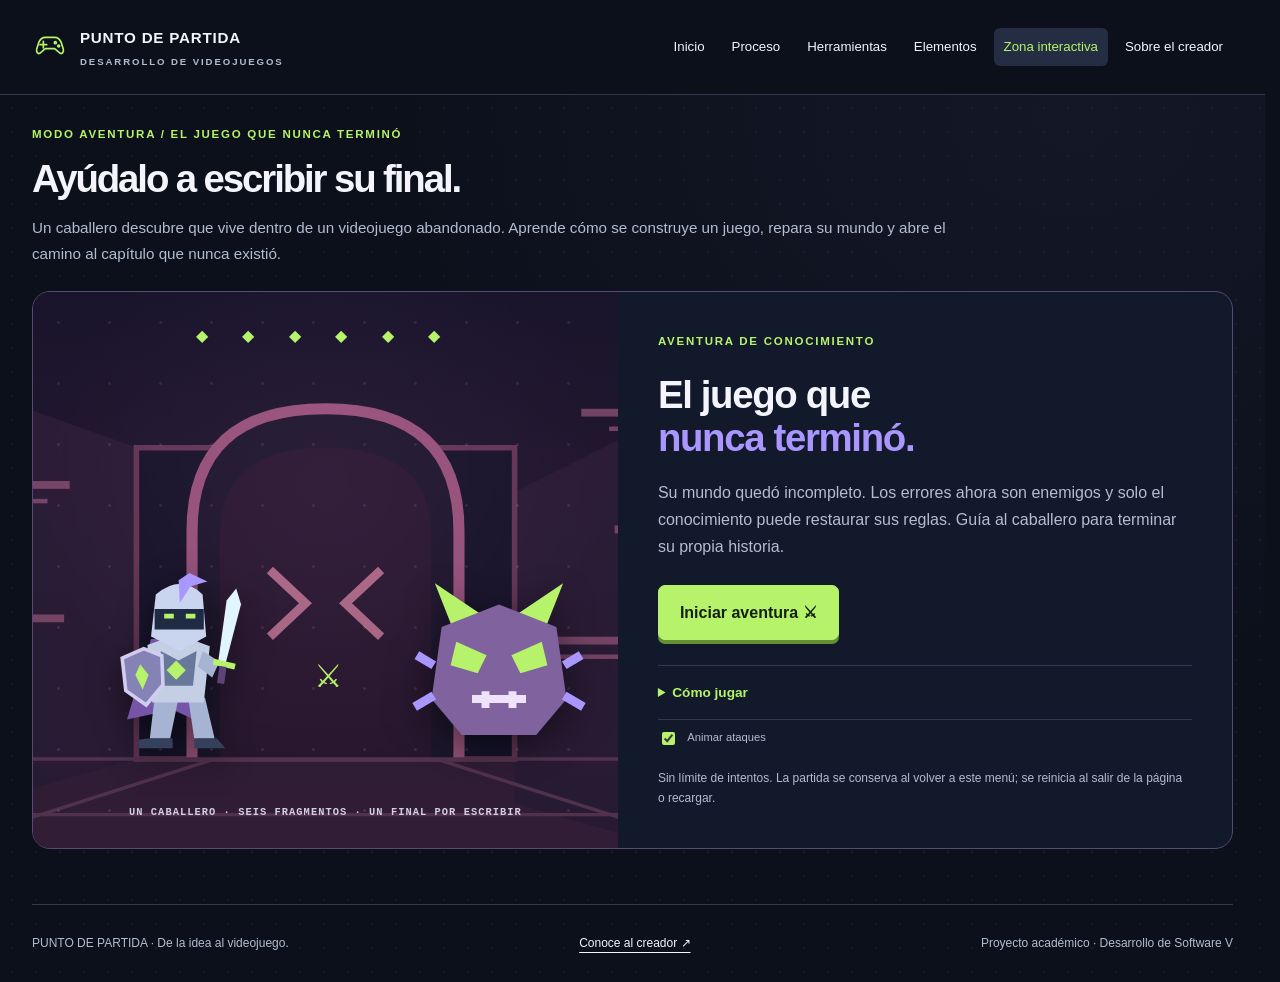
<file: interactivo.html>
<!DOCTYPE html>
<html lang="es"><head><meta charset="UTF-8"><meta name="viewport" content="width=device-width, initial-scale=1"><meta name="description" content="Una aventura educativa: ayuda a un caballero a reparar un videojuego abandonado y escribir su propio final."><title>Zona interactiva | Punto de Partida</title><link rel="stylesheet" href="css/estilos.css?v=2"></head>
<body><a class="salto" href="#contenido">Saltar al contenido</a><header><div class="contenedor cabecera"><a class="marca" href="index.html"><span class="simbolo" aria-hidden="true"><svg viewBox="0 0 48 48" fill="none" stroke="currentColor" stroke-width="2.5" stroke-linecap="round" stroke-linejoin="round" aria-hidden="true" focusable="false"><path d="M17 20h14c5 0 8 3 10 8l3 10c1 5-3 8-6 5l-7-6H17l-7 6c-3 3-7 0-6-5l3-10c2-5 5-8 10-8Z"/><path d="M14 26v10m-5-5h10"/><circle cx="32" cy="28" r="1.5"/><circle cx="37" cy="33" r="1.5"/></svg></span> PUNTO DE PARTIDA<span class="submarca">DESARROLLO DE VIDEOJUEGOS</span></a><nav aria-label="Navegación principal"><a href="index.html">Inicio</a><a href="proceso.html">Proceso</a><a href="herramientas.html">Herramientas</a><a href="elementos.html">Elementos</a><a href="interactivo.html" aria-current="page">Zona interactiva</a><a href="creador.html">Sobre el creador</a></nav></div></header><main id="contenido"><section class="contenedor seccion aventura-intro"><p class="etiqueta">MODO AVENTURA / EL JUEGO QUE NUNCA TERMINÓ</p><h1>Ayúdalo a escribir su final.</h1><p class="introduccion">Un caballero descubre que vive dentro de un videojuego abandonado. Aprende cómo se construye un juego, repara su mundo y abre el camino al capítulo que nunca existió.</p></section>
<section class="contenedor menu-aventura" id="menu-aventura" aria-labelledby="titulo-menu"><div class="menu-ilustracion" aria-hidden="true"><div class="menu-antena"></div><span class="menu-cristales">◆ ◆ ◆ ◆ ◆ ◆</span><img class="menu-guerrero" src="img/guerrero-lunar.svg" width="120" height="150" alt=""><img class="menu-guardian" src="img/enemigo-guardian.svg" width="160" height="160" alt=""><span class="menu-versus">⚔</span><p>UN CABALLERO · SEIS FRAGMENTOS · UN FINAL POR ESCRIBIR</p></div><div class="menu-contenido"><p class="etiqueta">AVENTURA DE CONOCIMIENTO</p><h2 id="titulo-menu" tabindex="-1">El juego que<br><span>nunca terminó.</span></h2><p>Su mundo quedó incompleto. Los errores ahora son enemigos y solo el conocimiento puede restaurar sus reglas. Guía al caballero para terminar su propia historia.</p><div class="acciones"><button class="boton" id="iniciar-aventura" type="button">Iniciar aventura ⚔</button><button class="boton" id="continuar-aventura" type="button" hidden>Continuar aventura →</button></div><p id="resumen-partida" class="resumen-partida" hidden></p><details class="como-jugar"><summary>Cómo jugar</summary><ol><li>Lee la misión y elige una respuesta.</li><li>Al acertar, el guerrero derrota al enemigo y recupera un fragmento y gana 100 XP.</li><li>Al fallar, el guerrero cae. Lee la pista y reintenta ese combate.</li><li>Repara cinco zonas y derrota al Error Final para recuperar el sexto fragmento.</li></ol><p>Puedes usar mouse, pantalla táctil o teclado: Tab para recorrer los controles, flechas para elegir una respuesta y Enter para activar botones.</p></details><label class="opcion-animacion"><input id="animar-menu" type="checkbox" checked> Animar ataques</label><p class="menu-nota">Sin límite de intentos. La partida se conserva al volver a este menú; se reinicia al salir de la página o recargar.</p></div></section>
<section class="contenedor historia-aventura" id="historia-aventura" hidden aria-labelledby="titulo-historia"><figure><img id="imagen-historia" src="img/historia-senal.svg" width="720" height="440" alt=""></figure><div class="historia-contenido"><p class="etiqueta" id="paso-historia">HISTORIA / 1 DE 3</p><h2 id="titulo-historia" tabindex="-1">Un mundo sin final</h2><p id="texto-historia"></p><div class="acciones"><button class="secundario" id="historia-anterior" type="button" hidden>← Anterior</button><button class="boton" id="historia-siguiente" type="button">Continuar →</button></div><div class="historia-opciones"><button class="enlace-boton" id="omitir-historia" type="button">Omitir historia</button><button class="enlace-boton" id="historia-menu" type="button">Volver al menú</button></div></div></section>
<section class="contenedor aventura" id="aventura" hidden aria-label="Aventura de preguntas">
<div class="rpg-hud"><div><span class="rpg-kicker">HÉROE</span><strong>El caballero</strong></div><div><span class="rpg-kicker">NIVEL ACTUAL</span><strong id="nivel-hud">1 / 6</strong></div><div><span class="rpg-kicker">FRAGMENTOS</span><strong id="cristales-hud">0 / 6</strong></div><div><span class="rpg-kicker">EXPERIENCIA</span><strong id="xp-hud">0 XP</strong></div></div>
<div class="rpg-mapa"><p class="rpg-kicker">RECONSTRUIR EL JUEGO · SEIS ZONAS</p><ol id="mapa-niveles" class="mapa-niveles" aria-label="Progreso por niveles"></ol></div>
<div class="rpg-tablero" id="tablero-combate"><div class="rpg-lateral"><div class="estado-combate"><div><span>EL CABALLERO</span><strong id="vida-heroe-texto">100 / 100</strong><div class="vida-barra heroe"><span id="vida-heroe"></span></div></div><div><span id="nombre-enemigo">Baba del valle</span><strong id="vida-enemigo-texto">100 / 100</strong><div class="vida-barra enemigo"><span id="vida-enemigo"></span></div></div></div><div class="rpg-escenario" id="escenario"><div class="estrellas" aria-hidden="true"></div><div class="montana montana-uno" aria-hidden="true"></div><div class="montana montana-dos" aria-hidden="true"></div><p class="zona-rotulo" id="zona-rotulo">ZONA 01 / EL VALLE DEL PROTOTIPO</p><div class="personaje-lunar" id="personaje"><svg viewBox="0 0 120 150" aria-hidden="true"><path d="m40 55-20 67 38-8 29 13-8-72Z" fill="#7654a7"/><path d="M43 104 39 138h17l7-34m8 0 5 34h17l-8-34" fill="#a7b3d2"/><path d="M36 138h22v8H30v-7m46-1h19l7 8H76" fill="#35405c"/><path d="m37 60 25-9 27 10-5 47H41Z" fill="#c4cee5"/><path d="m48 65 15 8 15-8-3 29H51Z" fill="#67789b"/><path d="m61 73 8 8-8 8-8-8Z" fill="#b6f36b"/><path d="M44 18q21-18 39 0l3 35-22 12-24-12Z" fill="#c9d4ef"/><path d="M43 30h41v17H43Z" fill="#202a43"/><path d="M51 36h8m10 0h8" stroke="#b6f36b" stroke-width="4"/><path d="M63 6 72 0l15 7-14 4-9 14Z" fill="#aa96ff"/><path d="m83 65 14 9-6 13-12-9" fill="#a7b3d2"/><g class="espada"><path d="m96 74 7-51 8-10 4 13-13 50Z" fill="#e1f5ff"/><path d="m92 74 18 4" stroke="#b6f36b" stroke-width="5"/><path d="m100 78-2 14" stroke="#5c437a" stroke-width="6"/></g><path d="m34 63-18 8 3 27 17 12 14-17-1-24Z" fill="#8583b5" stroke="#d0cdf1" stroke-width="3"/><path d="m31 76 7 9-5 12-6-12Z" fill="#b6f36b"/></svg></div><div class="cristal-escena" id="cristal-escena" aria-hidden="true">◆</div><div class="enemigo-lunar" id="enemigo" aria-hidden="true"></div><div class="golpe-combate" id="golpe-combate" aria-hidden="true"></div><div class="portal-lunar" id="portal" hidden aria-hidden="true">✦</div><div class="suelo-lunar" aria-hidden="true"></div><p class="escena-subtitulo" id="escena-subtitulo">Recupera el primer fragmento.</p></div><div class="ayudas-combate"><p class="instruccion-combate">⚔ Acierto: atacas y vences. Error: el enemigo te derrota.</p><label class="opcion-animacion"><input id="animar-combate" type="checkbox" checked> Animar ataques</label></div></div>
<div class="rpg-mision" id="mision"><div class="mision-cabecera"><p class="etiqueta" id="mision-etiqueta">MISIÓN 01</p><span class="recompensa">◆ +1 fragmento · +100 XP</span></div><h2 id="titulo-mision" tabindex="-1"></h2><p id="historia-mision"></p><form id="rpg-form"><fieldset id="opciones-mision"><legend id="pregunta-mision"></legend><div id="respuestas-mision"></div></fieldset><div class="acciones"><button type="submit" class="boton" id="responder">Confirmar respuesta ⚔</button><button type="button" class="secundario" id="reintentar" hidden>Reintentar combate ↻</button><button type="button" class="boton" id="siguiente" hidden>Siguiente nivel →</button></div></form><div id="mensaje-rpg" class="mensaje-rpg" role="status" aria-live="polite" aria-atomic="true"></div></div></div>
<section class="rpg-victoria" id="victoria" hidden aria-labelledby="titulo-victoria"><figure class="victoria-ilustracion"><img src="img/victoria-caballero.svg" width="800" height="400" alt="El caballero celebra ante la puerta abierta del último capítulo, rodeado por los seis fragmentos recuperados."></figure><p class="etiqueta">AVENTURA COMPLETADA</p><h2 id="titulo-victoria" tabindex="-1">Esta vez, tú escribiste el final.</h2><p>El Error Final ha caído. Con los seis fragmentos, el mundo recupera sus reglas y sus habitantes pueden continuar su historia. El caballero cruza una puerta que antes no existía: su aventura, por fin, tiene un final.</p><div class="victoria-datos"><span>◆ 6 fragmentos</span><span>✦ 600 XP</span><span id="intentos-finales"></span></div><div class="acciones victoria-acciones"><button class="boton" id="nueva-aventura" type="button">Nueva aventura ⚔</button><a class="enlace" href="proceso.html">Repasar el recorrido →</a></div></section>
<div class="rpg-pie"><p>Sin límite de intentos. El progreso dura mientras esta página esté abierta.</p><button type="button" class="secundario" id="volver-menu">Volver al menú</button><button type="button" class="secundario" id="reiniciar">Reiniciar aventura</button></div><div class="reinicio-confirmacion" id="confirmacion-reinicio" hidden><p>¿Reiniciar desde el nivel 1? Se perderán los fragmentos y la experiencia de esta partida.</p><div class="acciones"><button type="button" class="secundario" id="cancelar-reinicio">Seguir jugando</button><button type="button" class="boton" id="confirmar-reinicio">Sí, reiniciar</button></div></div>
</section><noscript><p class="contenedor aviso">Esta aventura necesita JavaScript. Puedes leer el contenido educativo en Proceso, Herramientas y Elementos.</p></noscript></main><footer class="contenedor"><p>PUNTO DE PARTIDA · De la idea al videojuego.</p><a href="creador.html">Conoce al creador ↗</a><p>Proyecto académico · Desarrollo de Software V</p></footer><script src="js/principal.js?v=2" defer></script></body></html>
</file>
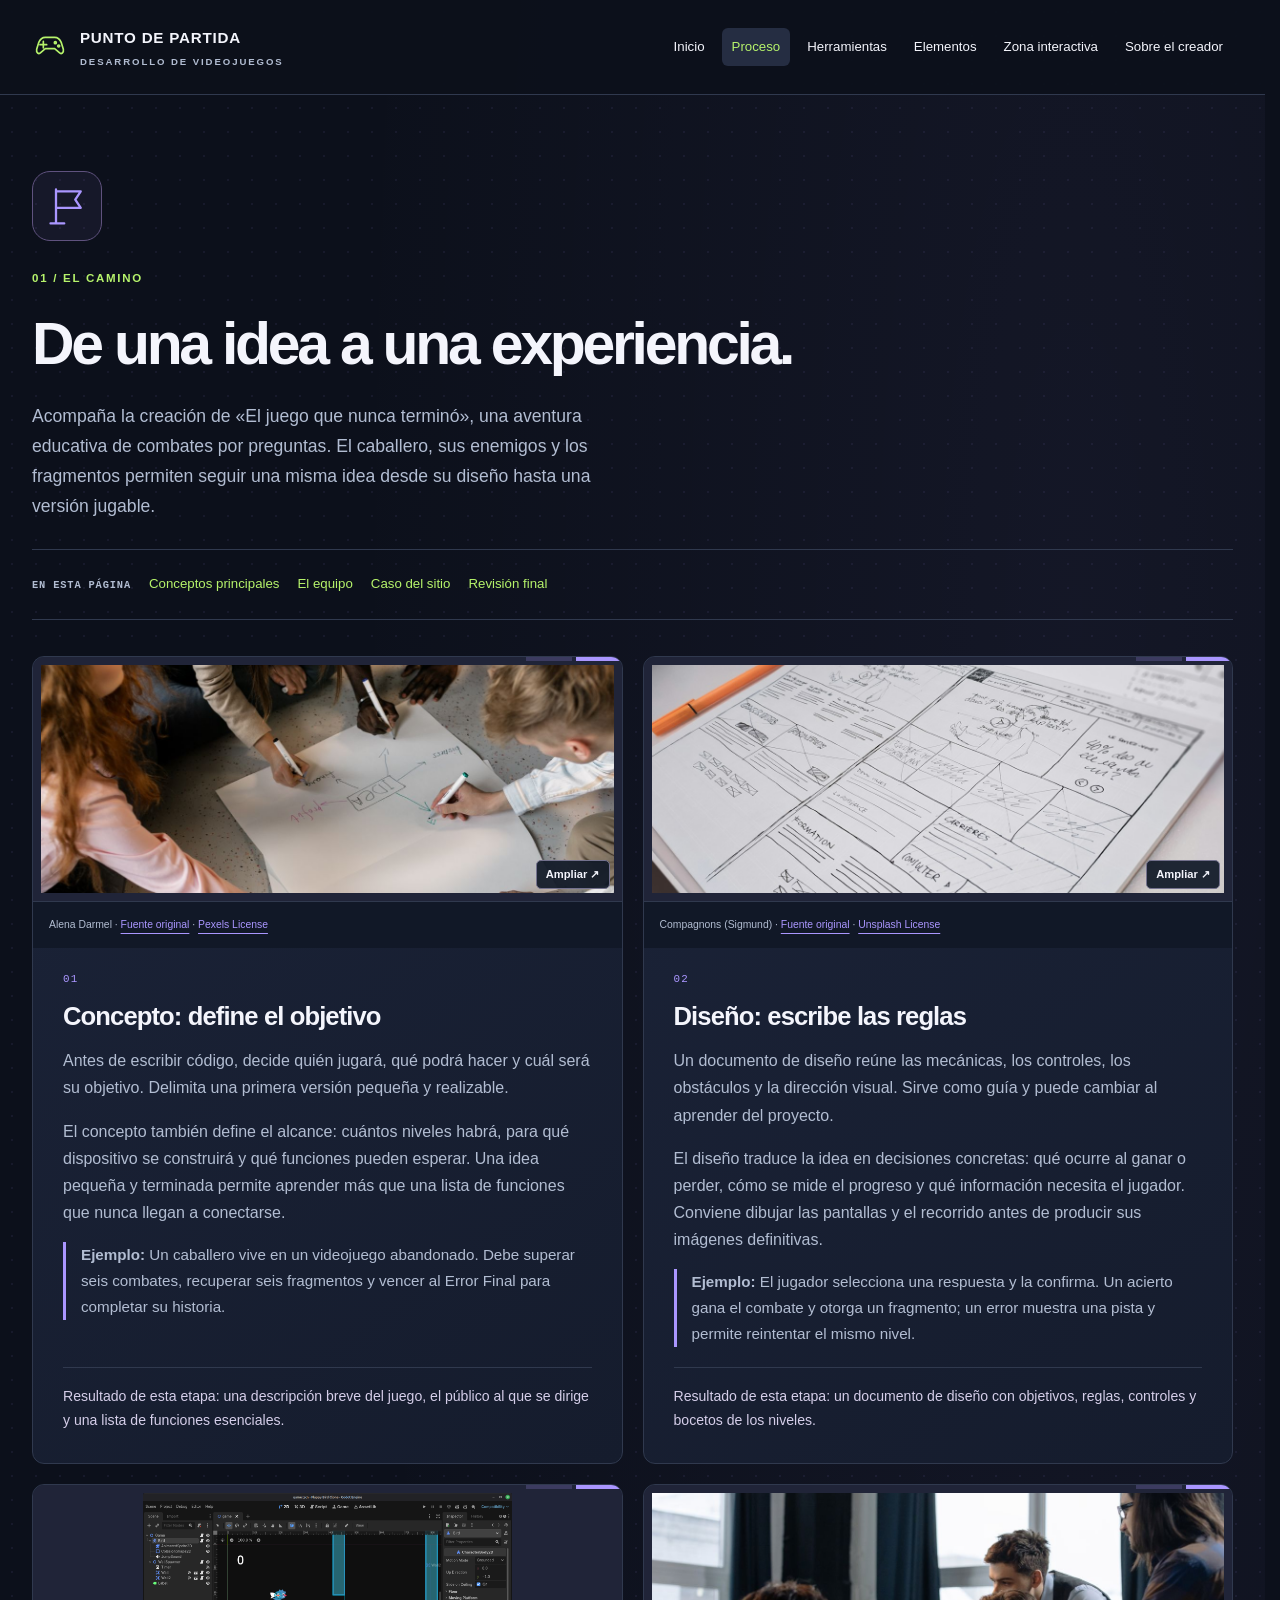
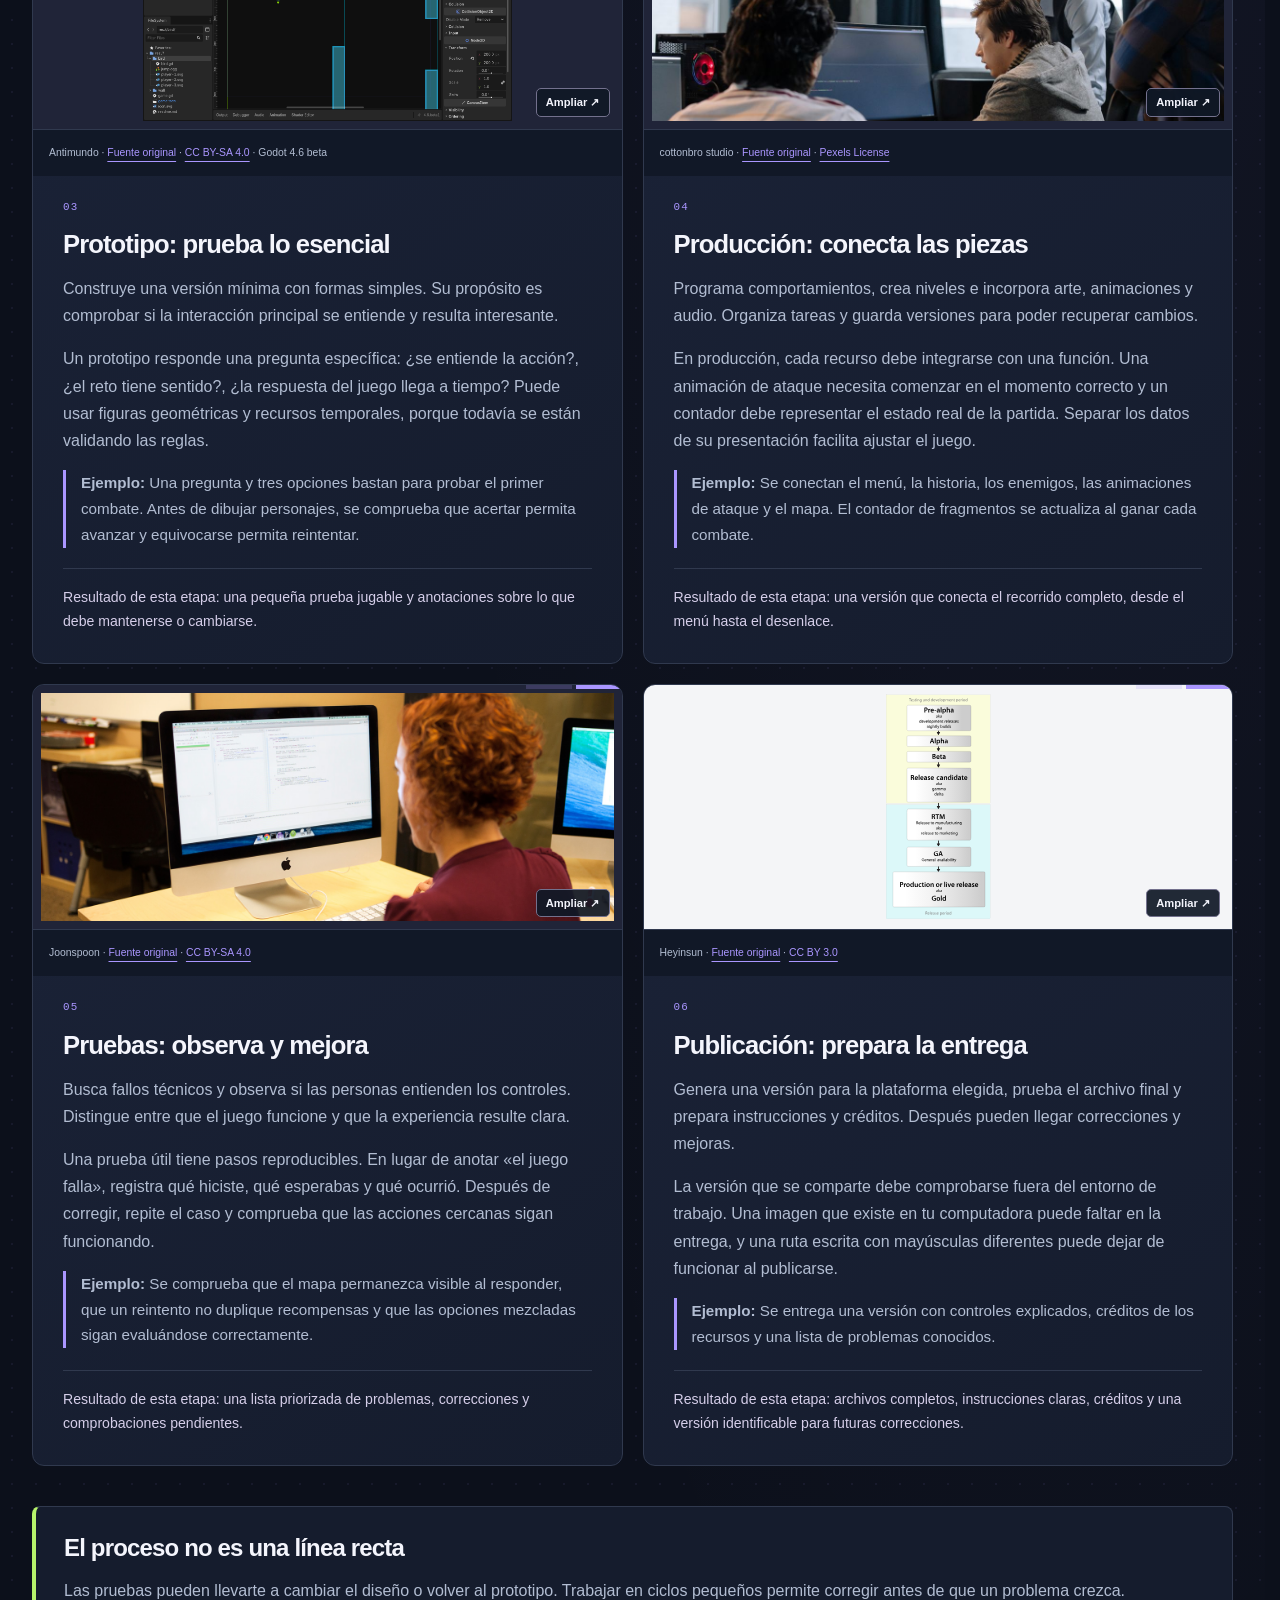
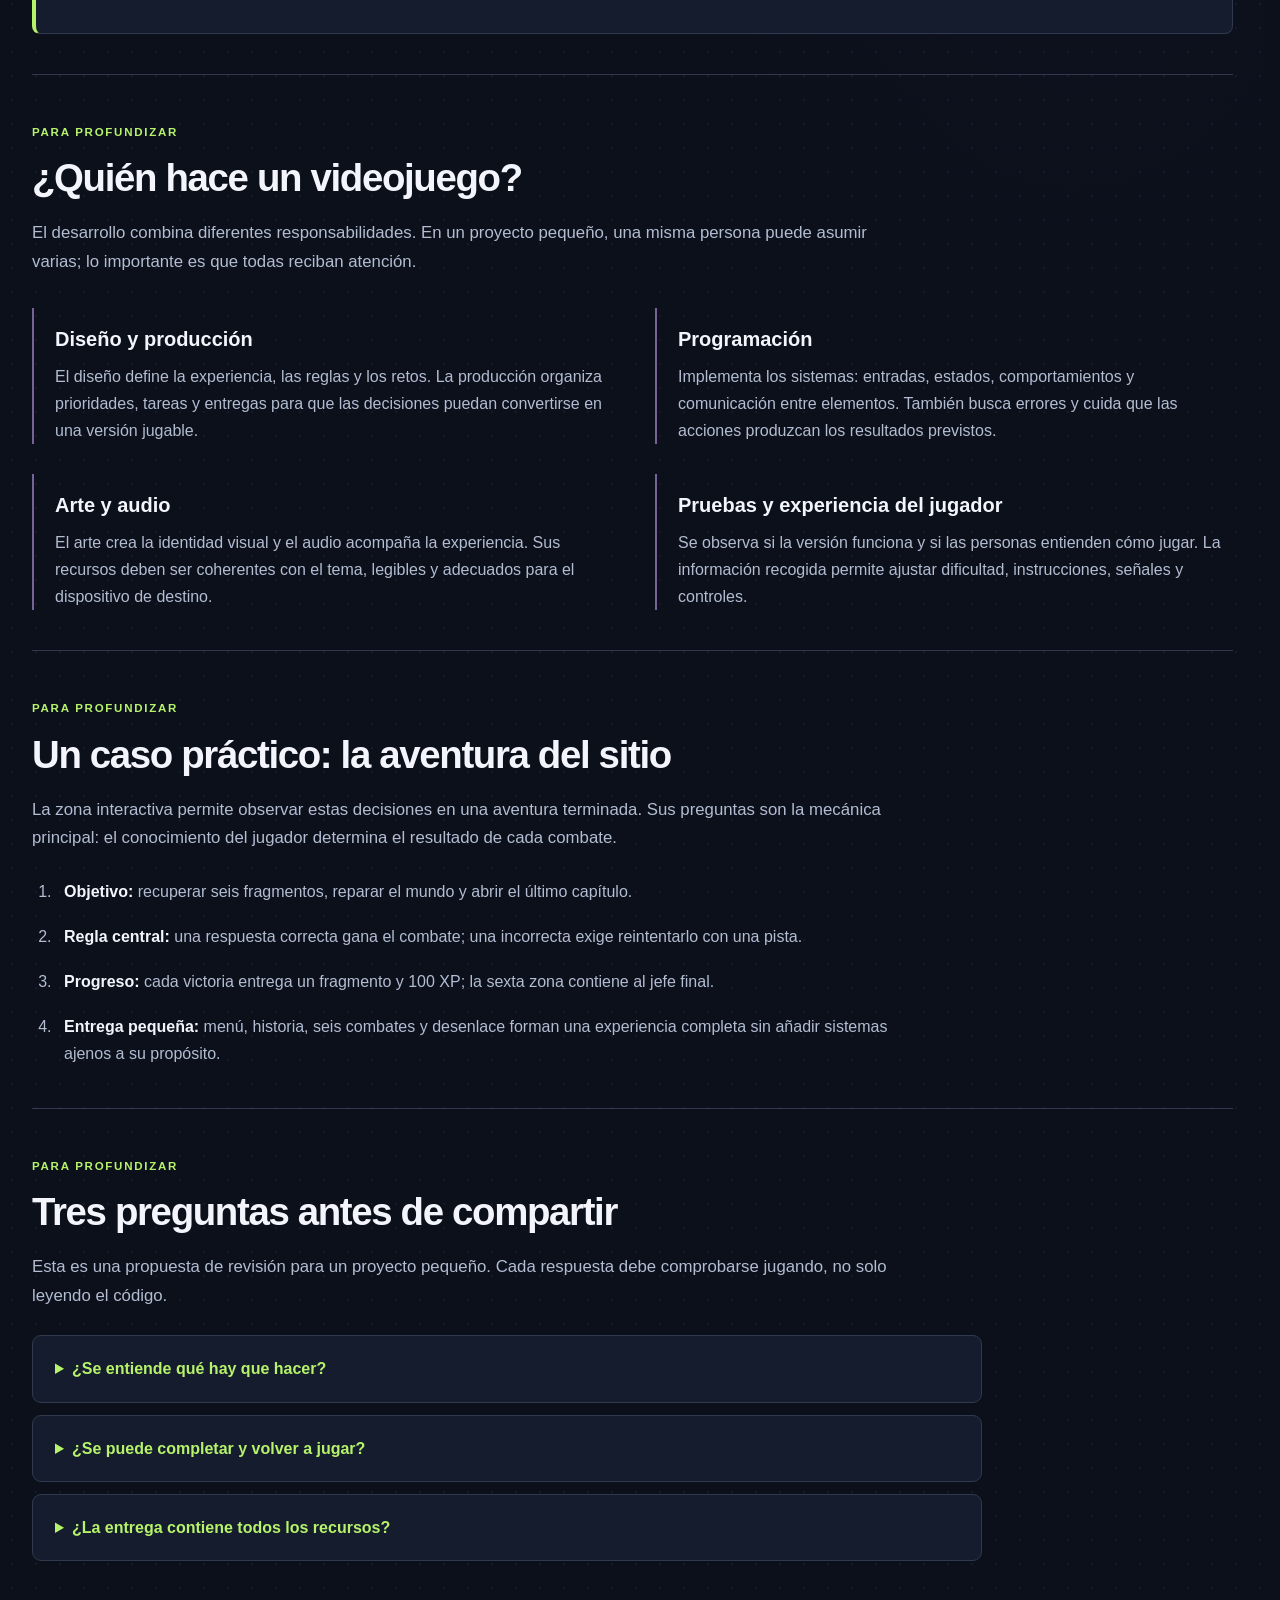
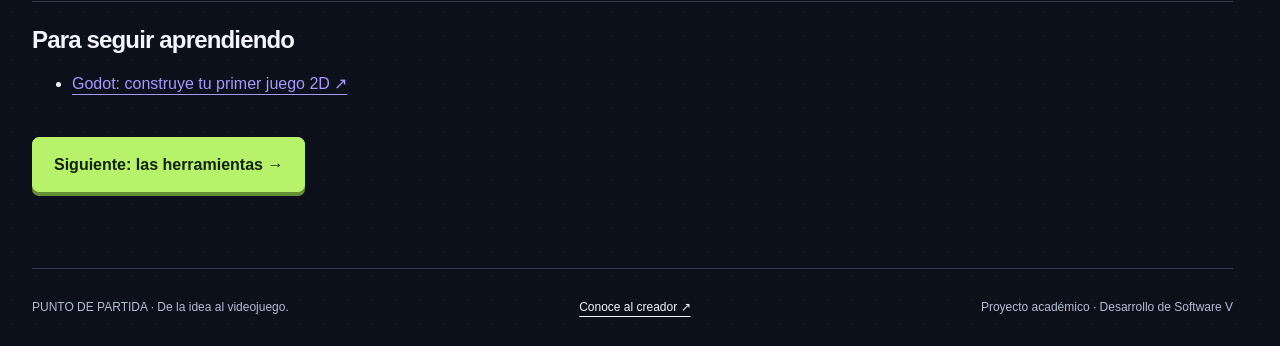
<file: proceso.html>
<!DOCTYPE html>
<html lang="es"><head><meta charset="UTF-8"><meta name="viewport" content="width=device-width, initial-scale=1"><meta name="description" content="Explora el proceso creativo y técnico detrás del desarrollo de videojuegos."><title>Proceso | Punto de Partida</title><link rel="stylesheet" href="css/estilos.css?v=2"></head>
<body><a class="salto" href="#contenido">Saltar al contenido</a><header><div class="contenedor cabecera"><a class="marca" href="index.html"><span class="simbolo" aria-hidden="true"><svg viewBox="0 0 48 48" fill="none" stroke="currentColor" stroke-width="2.5" stroke-linecap="round" stroke-linejoin="round" aria-hidden="true" focusable="false"><path d="M17 20h14c5 0 8 3 10 8l3 10c1 5-3 8-6 5l-7-6H17l-7 6c-3 3-7 0-6-5l3-10c2-5 5-8 10-8Z"/><path d="M14 26v10m-5-5h10"/><circle cx="32" cy="28" r="1.5"/><circle cx="37" cy="33" r="1.5"/></svg></span> PUNTO DE PARTIDA<span class="submarca">DESARROLLO DE VIDEOJUEGOS</span></a><nav aria-label="Navegación principal"><a href="index.html">Inicio</a><a href="proceso.html" aria-current="page">Proceso</a><a href="herramientas.html">Herramientas</a><a href="elementos.html">Elementos</a><a href="interactivo.html">Zona interactiva</a><a href="creador.html">Sobre el creador</a></nav></div></header><main id="contenido"><section class="contenedor seccion"><div class="insignia-seccion" aria-hidden="true"><svg viewBox="0 0 48 48" fill="none" stroke="currentColor" stroke-width="2.5" stroke-linecap="round" stroke-linejoin="round" aria-hidden="true" focusable="false"><path d="M12 43V6m1 2h26l-6 9 6 9H13M6 43h15"/></svg></div><p class="etiqueta">01 / EL CAMINO</p><h1>De una idea a una experiencia.</h1><p class="introduccion">Acompaña la creación de «El juego que nunca terminó», una aventura educativa de combates por preguntas. El caballero, sus enemigos y los fragmentos permiten seguir una misma idea desde su diseño hasta una versión jugable.</p><nav class="indice-lectura" aria-label="Temas de esta página"><span>EN ESTA PÁGINA</span><a href="#conceptos">Conceptos principales</a><a href="#equipo">El equipo</a><a href="#caso-practico">Caso del sitio</a><a href="#pruebas">Revisión final</a></nav><div class="tarjetas interiores" id="conceptos"><article class="tarjeta-ilustrada"><figure class="imagen-tarjeta foto-tarjeta"><a class="ampliar-recurso" href="img/referencias/concepto-foto.jpg" aria-label="Ampliar imagen: Equipo reunido alrededor de un papel para proponer y organizar ideas."><img src="img/referencias/concepto-foto.jpg" width="1200" height="1800" alt="Equipo reunido alrededor de un papel para proponer y organizar ideas." loading="lazy" decoding="async"></a><figcaption><p class="credito-imagen">Alena Darmel · <a href="https://www.pexels.com/photo/team-of-young-people-planning-their-business-idea-on-paper-7710208/">Fuente original</a> · <a href="https://www.pexels.com/license/">Pexels License</a></p></figcaption></figure><div class="icono-tarjeta"><svg viewBox="0 0 48 48" fill="none" stroke="currentColor" stroke-width="2.5" stroke-linecap="round" stroke-linejoin="round" aria-hidden="true" focusable="false"><path d="m24 4 15 19-15 21L9 23Z M9 23h30M24 4l-5 19 5 21 5-21Z"/></svg></div><span class="numero">01</span><h2>Concepto: define el objetivo</h2><p>Antes de escribir código, decide quién jugará, qué podrá hacer y cuál será su objetivo. Delimita una primera versión pequeña y realizable.</p><p>El concepto también define el alcance: cuántos niveles habrá, para qué dispositivo se construirá y qué funciones pueden esperar. Una idea pequeña y terminada permite aprender más que una lista de funciones que nunca llegan a conectarse.</p><p class="ejemplo"><strong>Ejemplo:</strong> Un caballero vive en un videojuego abandonado. Debe superar seis combates, recuperar seis fragmentos y vencer al Error Final para completar su historia.</p><p class="detalle-etapa">Resultado de esta etapa: una descripción breve del juego, el público al que se dirige y una lista de funciones esenciales.</p></article><article class="tarjeta-ilustrada"><figure class="imagen-tarjeta foto-tarjeta"><a class="ampliar-recurso" href="img/referencias/diseno-foto.jpg" aria-label="Ampliar imagen: Boceto en papel de la distribución de una interfaz, como ejemplo de planificación de pantallas."><img src="img/referencias/diseno-foto.jpg" width="1200" height="900" alt="Boceto en papel de la distribución de una interfaz, como ejemplo de planificación de pantallas." loading="lazy" decoding="async"></a><figcaption><p class="credito-imagen">Compagnons (Sigmund) · <a href="https://unsplash.com/photos/website-wireframe-sketch-on-paper-4UGmm3WRUoQ">Fuente original</a> · <a href="https://unsplash.com/license">Unsplash License</a></p></figcaption></figure><div class="icono-tarjeta"><svg viewBox="0 0 48 48" fill="none" stroke="currentColor" stroke-width="2.5" stroke-linecap="round" stroke-linejoin="round" aria-hidden="true" focusable="false"><path d="m24 5 20 11-20 11L4 16Zm-19 20 19 11 19-11M5 34l19 11 19-11"/></svg></div><span class="numero">02</span><h2>Diseño: escribe las reglas</h2><p>Un documento de diseño reúne las mecánicas, los controles, los obstáculos y la dirección visual. Sirve como guía y puede cambiar al aprender del proyecto.</p><p>El diseño traduce la idea en decisiones concretas: qué ocurre al ganar o perder, cómo se mide el progreso y qué información necesita el jugador. Conviene dibujar las pantallas y el recorrido antes de producir sus imágenes definitivas.</p><p class="ejemplo"><strong>Ejemplo:</strong> El jugador selecciona una respuesta y la confirma. Un acierto gana el combate y otorga un fragmento; un error muestra una pista y permite reintentar el mismo nivel.</p><p class="detalle-etapa">Resultado de esta etapa: un documento de diseño con objetivos, reglas, controles y bocetos de los niveles.</p></article><article class="tarjeta-ilustrada"><figure class="imagen-tarjeta"><a class="ampliar-recurso" href="img/referencias/prototipo-real.png" aria-label="Ampliar imagen: Prototipo de un clon de Flappy Bird abierto en Godot 4.6 beta, con obstáculos y una escena 2D."><img src="img/referencias/prototipo-real.png" width="1456" height="900" alt="Prototipo de un clon de Flappy Bird abierto en Godot 4.6 beta, con obstáculos y una escena 2D." loading="lazy" decoding="async"></a><figcaption><p class="credito-imagen">Antimundo · <a href="https://commons.wikimedia.org/wiki/File:Godot4.6-beta-flappy-bird.png">Fuente original</a> · <a href="https://creativecommons.org/licenses/by-sa/4.0/">CC BY-SA 4.0</a> · Godot 4.6 beta</p></figcaption></figure><div class="icono-tarjeta"><svg viewBox="0 0 48 48" fill="none" stroke="currentColor" stroke-width="2.5" stroke-linecap="round" stroke-linejoin="round" aria-hidden="true" focusable="false"><path d="M17 20h14c5 0 8 3 10 8l3 10c1 5-3 8-6 5l-7-6H17l-7 6c-3 3-7 0-6-5l3-10c2-5 5-8 10-8Z"/><path d="M14 26v10m-5-5h10"/><circle cx="32" cy="28" r="1.5"/><circle cx="37" cy="33" r="1.5"/></svg></div><span class="numero">03</span><h2>Prototipo: prueba lo esencial</h2><p>Construye una versión mínima con formas simples. Su propósito es comprobar si la interacción principal se entiende y resulta interesante.</p><p>Un prototipo responde una pregunta específica: ¿se entiende la acción?, ¿el reto tiene sentido?, ¿la respuesta del juego llega a tiempo? Puede usar figuras geométricas y recursos temporales, porque todavía se están validando las reglas.</p><p class="ejemplo"><strong>Ejemplo:</strong> Una pregunta y tres opciones bastan para probar el primer combate. Antes de dibujar personajes, se comprueba que acertar permita avanzar y equivocarse permita reintentar.</p><p class="detalle-etapa">Resultado de esta etapa: una pequeña prueba jugable y anotaciones sobre lo que debe mantenerse o cambiarse.</p></article><article class="tarjeta-ilustrada"><figure class="imagen-tarjeta foto-tarjeta"><a class="ampliar-recurso" href="img/referencias/produccion-foto.jpg" aria-label="Ampliar imagen: Equipo de desarrollo trabajando en conjunto frente a una computadora."><img src="img/referencias/produccion-foto.jpg" width="1200" height="800" alt="Equipo de desarrollo trabajando en conjunto frente a una computadora." loading="lazy" decoding="async"></a><figcaption><p class="credito-imagen">cottonbro studio · <a href="https://www.pexels.com/photo/people-working-together-6804071/">Fuente original</a> · <a href="https://www.pexels.com/license/">Pexels License</a></p></figcaption></figure><div class="icono-tarjeta"><svg viewBox="0 0 48 48" fill="none" stroke="currentColor" stroke-width="2.5" stroke-linecap="round" stroke-linejoin="round" aria-hidden="true" focusable="false"><path d="m17 16-12 8 12 8m14-16 12 8-12 8m-3-22-8 28"/></svg></div><span class="numero">04</span><h2>Producción: conecta las piezas</h2><p>Programa comportamientos, crea niveles e incorpora arte, animaciones y audio. Organiza tareas y guarda versiones para poder recuperar cambios.</p><p>En producción, cada recurso debe integrarse con una función. Una animación de ataque necesita comenzar en el momento correcto y un contador debe representar el estado real de la partida. Separar los datos de su presentación facilita ajustar el juego.</p><p class="ejemplo"><strong>Ejemplo:</strong> Se conectan el menú, la historia, los enemigos, las animaciones de ataque y el mapa. El contador de fragmentos se actualiza al ganar cada combate.</p><p class="detalle-etapa">Resultado de esta etapa: una versión que conecta el recorrido completo, desde el menú hasta el desenlace.</p></article><article class="tarjeta-ilustrada"><figure class="imagen-tarjeta foto-tarjeta"><a class="ampliar-recurso" href="img/referencias/pruebas-real.jpg" aria-label="Ampliar imagen: Programador trabajando en código con pruebas unitarias en un monitor."><img src="img/referencias/pruebas-real.jpg" width="1404" height="936" alt="Programador trabajando en código con pruebas unitarias en un monitor." loading="lazy" decoding="async"></a><figcaption><p class="credito-imagen">Joonspoon · <a href="https://commons.wikimedia.org/wiki/File:Programmer_writing_code_with_Unit_Tests.jpg">Fuente original</a> · <a href="https://creativecommons.org/licenses/by-sa/4.0/">CC BY-SA 4.0</a></p></figcaption></figure><div class="icono-tarjeta"><svg viewBox="0 0 48 48" fill="none" stroke="currentColor" stroke-width="2.5" stroke-linecap="round" stroke-linejoin="round" aria-hidden="true" focusable="false"><rect x="9" y="13" width="30" height="25" rx="5"/><path d="M24 13V6m-9 32v5m18-5v5M9 24H4m35 0h5m-27 5h14"/><circle cx="17" cy="22" r="2"/><circle cx="31" cy="22" r="2"/></svg></div><span class="numero">05</span><h2>Pruebas: observa y mejora</h2><p>Busca fallos técnicos y observa si las personas entienden los controles. Distingue entre que el juego funcione y que la experiencia resulte clara.</p><p>Una prueba útil tiene pasos reproducibles. En lugar de anotar «el juego falla», registra qué hiciste, qué esperabas y qué ocurrió. Después de corregir, repite el caso y comprueba que las acciones cercanas sigan funcionando.</p><p class="ejemplo"><strong>Ejemplo:</strong> Se comprueba que el mapa permanezca visible al responder, que un reintento no duplique recompensas y que las opciones mezcladas sigan evaluándose correctamente.</p><p class="detalle-etapa">Resultado de esta etapa: una lista priorizada de problemas, correcciones y comprobaciones pendientes.</p></article><article class="tarjeta-ilustrada"><figure class="imagen-tarjeta diagrama-publicacion"><a class="ampliar-recurso" href="img/referencias/publicacion-real.svg" aria-label="Ampliar imagen: Diagrama de etapas de desarrollo y liberación de software, desde versiones previas hasta la publicación."><img src="img/referencias/publicacion-real.svg" width="300" height="635" alt="Diagrama de etapas de desarrollo y liberación de software, desde versiones previas hasta la publicación." loading="lazy" decoding="async"></a><figcaption><p class="credito-imagen">Heyinsun · <a href="https://commons.wikimedia.org/wiki/File:Software_dev2.svg">Fuente original</a> · <a href="https://creativecommons.org/licenses/by/3.0/">CC BY 3.0</a></p></figcaption></figure><div class="icono-tarjeta"><svg viewBox="0 0 48 48" fill="none" stroke="currentColor" stroke-width="2.5" stroke-linecap="round" stroke-linejoin="round" aria-hidden="true" focusable="false"><path d="M12 43V6m1 2h26l-6 9 6 9H13M6 43h15"/></svg></div><span class="numero">06</span><h2>Publicación: prepara la entrega</h2><p>Genera una versión para la plataforma elegida, prueba el archivo final y prepara instrucciones y créditos. Después pueden llegar correcciones y mejoras.</p><p>La versión que se comparte debe comprobarse fuera del entorno de trabajo. Una imagen que existe en tu computadora puede faltar en la entrega, y una ruta escrita con mayúsculas diferentes puede dejar de funcionar al publicarse.</p><p class="ejemplo"><strong>Ejemplo:</strong> Se entrega una versión con controles explicados, créditos de los recursos y una lista de problemas conocidos.</p><p class="detalle-etapa">Resultado de esta etapa: archivos completos, instrucciones claras, créditos y una versión identificable para futuras correcciones.</p></article></div><div class="aviso"><h2>El proceso no es una línea recta</h2><p>Las pruebas pueden llevarte a cambiar el diseño o volver al prototipo. Trabajar en ciclos pequeños permite corregir antes de que un problema crezca.</p></div><section class="lectura-ampliada" id="equipo"><p class="etiqueta">PARA PROFUNDIZAR</p><h2>¿Quién hace un videojuego?</h2><p class="entrada-lectura">El desarrollo combina diferentes responsabilidades. En un proyecto pequeño, una misma persona puede asumir varias; lo importante es que todas reciban atención.</p><div class="bloques-lectura"><article><h3>Diseño y producción</h3><p>El diseño define la experiencia, las reglas y los retos. La producción organiza prioridades, tareas y entregas para que las decisiones puedan convertirse en una versión jugable.</p></article><article><h3>Programación</h3><p>Implementa los sistemas: entradas, estados, comportamientos y comunicación entre elementos. También busca errores y cuida que las acciones produzcan los resultados previstos.</p></article><article><h3>Arte y audio</h3><p>El arte crea la identidad visual y el audio acompaña la experiencia. Sus recursos deben ser coherentes con el tema, legibles y adecuados para el dispositivo de destino.</p></article><article><h3>Pruebas y experiencia del jugador</h3><p>Se observa si la versión funciona y si las personas entienden cómo jugar. La información recogida permite ajustar dificultad, instrucciones, señales y controles.</p></article></div></section><section class="lectura-ampliada" id="caso-practico"><p class="etiqueta">PARA PROFUNDIZAR</p><h2>Un caso práctico: la aventura del sitio</h2><p class="entrada-lectura">La zona interactiva permite observar estas decisiones en una aventura terminada. Sus preguntas son la mecánica principal: el conocimiento del jugador determina el resultado de cada combate.</p><ol class="pasos-lectura"><li><strong>Objetivo:</strong> recuperar seis fragmentos, reparar el mundo y abrir el último capítulo.</li><li><strong>Regla central:</strong> una respuesta correcta gana el combate; una incorrecta exige reintentarlo con una pista.</li><li><strong>Progreso:</strong> cada victoria entrega un fragmento y 100 XP; la sexta zona contiene al jefe final.</li><li><strong>Entrega pequeña:</strong> menú, historia, seis combates y desenlace forman una experiencia completa sin añadir sistemas ajenos a su propósito.</li></ol></section><section class="lectura-ampliada" id="pruebas"><p class="etiqueta">PARA PROFUNDIZAR</p><h2>Tres preguntas antes de compartir</h2><p class="entrada-lectura">Esta es una propuesta de revisión para un proyecto pequeño. Cada respuesta debe comprobarse jugando, no solo leyendo el código.</p><div class="preguntas-frecuentes"><details><summary>¿Se entiende qué hay que hacer?</summary><p>Observa si una persona encuentra el botón de inicio, comprende el objetivo y distingue las acciones disponibles. Si necesita una explicación externa constante, revisa las instrucciones y la interfaz.</p></details><details><summary>¿Se puede completar y volver a jugar?</summary><p>Comprueba el recorrido de principio a fin, la derrota, el reintento y el reinicio. Verifica que las recompensas no se dupliquen y que una partida nueva no conserve estados de la anterior.</p></details><details><summary>¿La entrega contiene todos los recursos?</summary><p>Abre la versión publicada, visita las páginas y revisa imágenes, fuentes y enlaces. Comprueba también el teclado y una pantalla estrecha, donde los controles pueden cambiar de posición.</p></details></div></section><aside class="fuentes"><h2>Para seguir aprendiendo</h2><ul><li><a href="https://docs.godotengine.org/en/stable/getting_started/first_2d_game/index.html">Godot: construye tu primer juego 2D ↗</a></li></ul></aside><a class="boton" href="herramientas.html">Siguiente: las herramientas →</a></section></main><footer class="contenedor"><p>PUNTO DE PARTIDA · De la idea al videojuego.</p><a href="creador.html">Conoce al creador ↗</a><p>Proyecto académico · Desarrollo de Software V</p></footer><script src="js/principal.js?v=2" defer></script></body></html>
</file>
<file: css/estilos.css>
/* Estilos propios del proyecto. */
:root{color-scheme:dark;--fondo:#0c101b;--panel:#151c2d;--texto:#f4f5fc;--suave:#b2bdd2;--verde:#b6f36b;--violeta:#aa96ff;--borde:#30394e}*{box-sizing:border-box}body{margin:0;background:var(--fondo);color:var(--texto);font-family:Segoe UI,Arial,sans-serif;line-height:1.7}a{color:inherit;text-underline-offset:5px}a:hover{color:var(--verde)}a:focus-visible,button:focus-visible,input:focus-visible{outline:3px solid var(--verde);outline-offset:5px}h1,h2,h3,p,figure{margin:0}h1,h2,h3{line-height:1.12}h1{font-size:clamp(2.5rem,4.6vw,4.8rem);letter-spacing:-.055em;max-width:950px}h1 span{color:var(--violeta)}h2{font-size:clamp(1.8rem,3vw,2.7rem);letter-spacing:-.035em}h3{font-size:1.5rem}p{color:var(--suave)}.contenedor{width:min(1240px,calc(100% - 64px));margin-inline:auto}header{border-bottom:1px solid var(--borde)}.cabecera{display:flex;align-items:center;justify-content:space-between;gap:24px;padding-block:24px}.marca{text-decoration:none;font-weight:800;letter-spacing:.05em;font-size:.95rem;white-space:nowrap}.simbolo{display:inline-grid;place-items:center;width:28px;height:28px;background:var(--verde);color:var(--fondo);font-size:1.5rem;margin-right:7px}.submarca{display:block;font-size:.6rem;letter-spacing:.2em;color:var(--suave);margin-left:40px}nav{display:flex;flex-wrap:wrap;gap:7px}nav a{font-size:.83rem;text-decoration:none;padding:8px 10px;border-radius:6px}nav a[aria-current]{background:#252d42;color:var(--verde)}.portada{display:grid;grid-template-columns:1.1fr 1fr;gap:30px;align-items:center;padding-block:76px}.etiqueta{font-size:.72rem;font-weight:700;letter-spacing:.15em;color:var(--verde);margin-bottom:22px}.introduccion{font-size:1.1rem;max-width:620px;margin-top:25px}.acciones{display:flex;align-items:center;flex-wrap:wrap;gap:22px;margin-top:32px}.boton{display:inline-block;padding:13px 21px;background:var(--verde);color:#142009;border:1px solid var(--verde);border-radius:7px;text-decoration:none;font:inherit;font-weight:700;cursor:pointer}.boton:hover{background:#cdfa98;color:#142009}.enlace{font-size:.9rem}.nota{font-size:.68rem;letter-spacing:.1em;margin-top:32px}.escena img{width:100%;height:auto;display:block}.escena figcaption{font-size:.75rem;text-align:center;color:var(--suave);margin-top:12px}.franja{border-block:1px solid var(--borde);background:#111725}.franja>div{display:flex;justify-content:space-between;flex-wrap:wrap;gap:20px;padding-block:23px;font-size:.76rem;letter-spacing:.13em;color:var(--suave)}.seccion{padding-block:76px;min-height:60vh}.titulo-seccion{max-width:650px}.titulo-seccion>p:last-child{margin-top:18px}.tarjetas{display:grid;grid-template-columns:repeat(3,1fr);gap:20px;margin-top:36px}.tarjetas article{padding:30px;background:var(--panel);border:1px solid var(--borde);border-radius:12px}.numero{font-size:.68rem;letter-spacing:.12em;color:var(--violeta)}article h3,article h2{margin-top:20px}article h2{font-size:1.6rem}article p{margin-top:16px}article a{display:inline-block;margin-top:25px;font-size:.87rem;color:var(--verde)}.cierre{padding:44px;background:linear-gradient(120deg,#25203d,#151f30);border:1px solid #484261;border-radius:14px;margin-bottom:76px}.cierre h2{max-width:700px}.cierre p{margin-bottom:22px}.cierre h2+p{margin-top:20px}footer{border-top:1px solid var(--borde);padding-block:28px;display:flex;flex-wrap:wrap;justify-content:space-between;gap:20px;font-size:.75rem}.salto{position:absolute;top:-100px;left:20px;padding:12px;background:var(--verde);color:#142009;z-index:5}.salto:focus{top:10px}.perfil{display:grid;grid-template-columns:280px 1fr;gap:45px;margin-top:40px;align-items:center}.foto-pendiente{min-height:310px;border:2px dashed var(--borde);background:var(--panel);display:flex;flex-direction:column;align-items:center;justify-content:center;border-radius:14px}.foto-pendiente span{font-size:4rem;color:var(--violeta)}fieldset{border:1px solid var(--borde);border-radius:10px;margin:30px 0 0;padding:25px;max-width:800px}label{display:block;margin-block:15px;cursor:pointer}input{accent-color:var(--verde);margin-right:10px}.secundario{font:inherit;border:1px solid var(--borde);color:var(--texto);background:var(--panel);border-radius:7px;padding:13px 20px;cursor:pointer}.respuesta{margin-top:20px;max-width:750px}.interiores{grid-template-columns:repeat(2,1fr)}@media(max-width:1100px){.cabecera{flex-direction:column;align-items:flex-start}.portada{gap:15px}h1{font-size:3.3rem}}@media(max-width:760px){.contenedor{width:calc(100% - 36px)}.portada{grid-template-columns:1fr;padding-block:44px}.portada h1{font-size:clamp(2.5rem,9vw,3.6rem)}.escena{max-width:500px;margin:auto}.tarjetas,.interiores,.perfil{grid-template-columns:1fr}.seccion{padding-block:48px}.cierre{padding:28px;margin-bottom:48px}.franja>div{display:grid;grid-template-columns:1fr 1fr;font-size:.66rem}.perfil{gap:25px}.foto-pendiente{max-width:280px;width:100%}nav{gap:3px}nav a{padding:7px;font-size:.8rem}}

/* Contenido ampliado y estados del cuestionario. */
.ejemplo{border-left:3px solid var(--violeta);padding-left:15px;font-size:.95rem}.aviso{margin-block:40px;padding:28px;border:1px solid var(--borde);border-left:4px solid var(--verde);border-radius:8px;background:var(--panel)}.aviso h2,.fuentes h2{font-size:1.5rem}.aviso p{margin-top:15px}.comparacion{margin-top:60px}.comparacion>p{margin-top:20px}.tabla-scroll{overflow-x:auto;margin-block:25px}table{width:100%;border-collapse:collapse;min-width:570px;text-align:left}caption{text-align:left;color:var(--suave);padding-bottom:12px}td,th{padding:18px;border:1px solid var(--borde)}thead{background:var(--panel)}td{color:var(--suave)}.fuentes{margin-block:40px;padding-top:25px;border-top:1px solid var(--borde)}.fuentes li{margin-block:10px}.fuentes a{color:var(--violeta)}.galeria{display:grid;grid-template-columns:repeat(3,1fr);gap:22px;margin-top:28px}.galeria figure{border:1px solid var(--borde);border-radius:12px;overflow:hidden;background:var(--panel)}.galeria img{width:100%;height:auto;display:block}.galeria figcaption{padding:20px}.galeria figcaption p{margin-top:10px}.progreso{margin-top:30px;color:var(--verde)}#cuestionario{max-width:850px}#cuestionario fieldset{max-width:none}legend{padding-inline:8px;font-weight:600}.retroalimentacion:not(:empty){margin-top:20px;padding-top:15px;border-top:1px solid var(--borde)}fieldset.correcto{border-color:var(--verde)}fieldset.incorrecto{border-color:#f5ba8b}.respuesta:not(:empty){padding:25px;border:1px solid var(--violeta);border-radius:10px;color:var(--texto)}@media(max-width:760px){.galeria{grid-template-columns:1fr}.comparacion{margin-top:40px}td,th{padding:12px}}

/* Identidad de videojuegos: iconos vectoriales propios y detalles de interfaz. */
body{background-image:radial-gradient(ellipse at 85% 12%,#aa96ff0d,transparent 48%),radial-gradient(#aa96ff12 .8px,transparent .8px);background-size:auto,24px 24px}header{background:#0c101bf2}.simbolo{background:transparent;color:var(--verde);width:36px;height:30px;vertical-align:middle}.simbolo svg{width:32px;height:32px}.submarca{margin-left:48px}.portada{position:relative}.portada::before{content:"";position:absolute;top:30px;left:0;width:42px;height:5px;background:var(--verde);box-shadow:50px 0 0 #aa96ff,100px 0 0 #aa96ff55}.controles-portada{display:flex;align-items:center;flex-wrap:wrap;gap:18px;margin-top:28px;color:var(--suave);font-size:.75rem}.controles-portada>span{display:flex;align-items:center;gap:6px}kbd{display:inline-block;font:600 .7rem ui-monospace,monospace;padding:3px 8px;border:1px solid #57617a;border-bottom:3px solid #57617a;border-radius:5px;background:#1d2539;color:var(--texto)}.ficha-pixel{color:var(--verde);font-size:1.6rem}.escena{position:relative;filter:drop-shadow(0 18px 38px #0003)}.panel-juego{position:absolute;left:8%;right:8%;top:6%;display:flex;align-items:center;justify-content:space-between;gap:8px;padding:9px 12px;background:#101625e8;border:1px solid #605a7b;border-radius:7px;font:600 .55rem ui-monospace,monospace;letter-spacing:.07em;color:var(--suave)}.panel-juego i{display:inline-block;width:6px;height:6px;background:var(--verde);margin-right:5px;box-shadow:0 0 10px #b6f36b66}.vidas{color:var(--violeta);white-space:nowrap;font-size:.9rem}.franja b{font-size:1rem;color:var(--verde);margin-right:9px}.tarjetas article{position:relative;overflow:hidden;background:linear-gradient(145deg,#1b2338,var(--panel));transition:border-color .2s,transform .2s,box-shadow .2s}.tarjetas article::after{content:"";position:absolute;top:0;right:0;width:46px;height:4px;background:var(--violeta);box-shadow:-50px 0 0 #aa96ff33}.tarjetas article:hover{border-color:#7666ab;transform:translateY(-4px);box-shadow:0 12px 28px #0003}.icono-tarjeta{display:grid;place-items:center;width:60px;height:60px;border:1px solid #5f527e;background:#aa96ff12;border-radius:13px;margin-bottom:24px;color:var(--violeta)}.icono-tarjeta svg{width:39px;height:39px}.tarjetas article:nth-child(even) .icono-tarjeta{color:var(--verde);border-color:#536749;background:#b6f36b0b}.numero{font-family:ui-monospace,monospace}.seccion{position:relative}.insignia-seccion{width:70px;height:70px;display:grid;place-items:center;border:1px solid #5f527e;border-radius:18px;background:#aa96ff10;color:var(--violeta);margin-bottom:28px}.insignia-seccion svg{width:44px;height:44px}.titulo-seccion{border-left:3px solid var(--verde);padding-left:23px}.cierre{position:relative;overflow:hidden;padding-right:190px}.emblema-cierre{position:absolute;right:40px;top:45px;width:110px;height:110px;border:1px solid #7666ab;border-radius:24px;background:#aa96ff15;color:var(--verde);display:grid;place-items:center;transform:rotate(8deg)}.emblema-cierre svg{width:70px;height:70px;transform:rotate(-8deg)}.barra-experiencia{max-width:850px;height:13px;border:1px solid #5f527e;background:#191f31;padding:3px;margin-top:32px;border-radius:3px}.barra-experiencia span{display:block;height:100%;width:0;background:repeating-linear-gradient(90deg,var(--verde) 0,var(--verde) 24px,#87b94f 24px,#87b94f 27px);transition:width .25s}.progreso{font:500 .85rem ui-monospace,monospace;margin-top:13px}#cuestionario fieldset{background:#151c2dcc}#cuestionario legend{color:var(--violeta)}#cuestionario label{padding:9px 12px;border:1px solid transparent;border-radius:7px;transition:background .15s}#cuestionario label:hover{background:#252d42}#cuestionario label:has(input:checked){background:#b6f36b0d;border-color:#62794d}.boton{box-shadow:0 4px 0 #658f34;transition:transform .15s,box-shadow .15s}.boton:active{transform:translateY(3px);box-shadow:0 1px 0 #658f34}.galeria figure{transition:border-color .2s}.galeria figure:hover{border-color:var(--violeta)}@media(max-width:760px){.cierre{padding-right:28px}.emblema-cierre{position:static;width:65px;height:65px;margin-bottom:25px;transform:none}.emblema-cierre svg{width:43px;height:43px;transform:none}.panel-juego{font-size:.5rem}.vidas{font-size:.7rem}.insignia-seccion{width:56px;height:56px}.insignia-seccion svg{width:35px;height:35px}}@media(prefers-reduced-motion:reduce){*,*::before,*::after{transition:none!important;scroll-behavior:auto!important}.tarjetas article:hover{transform:none}}
/* Aventura RPG: escena lunar, mapa y misiones. */
[hidden]{display:none!important}.aventura-intro{padding-bottom:36px;min-height:0}.aventura{margin-bottom:76px;border:1px solid #554b76;border-radius:18px;overflow:hidden;background:#101728;box-shadow:0 25px 70px #0003}.rpg-hud{display:grid;grid-template-columns:1.3fr repeat(3,1fr);gap:16px;padding:24px 32px;border-bottom:1px solid var(--borde);background:#1b2135}.rpg-hud strong{display:block;color:var(--verde);font:700 1.1rem ui-monospace,monospace;margin-top:7px}.rpg-kicker{display:block;font:600 .65rem ui-monospace,monospace;letter-spacing:.12em;color:var(--suave)}.rpg-mapa{padding:24px 32px;background:#121a2c}.mapa-niveles{display:grid;grid-template-columns:repeat(6,1fr);list-style:none;padding:0;margin:20px 0 0;gap:8px}.mapa-niveles li{position:relative;display:flex;flex-direction:column;align-items:center;text-align:center;font-size:.75rem;color:#b2bdd2;gap:5px}.mapa-niveles li>span:first-child{display:grid;place-items:center;width:42px;height:42px;background:#222b40;border:1px solid #59637a;border-radius:10px;font:700 1rem ui-monospace,monospace;z-index:1}.mapa-niveles li:not(:last-child)::after{content:'';position:absolute;top:20px;left:65%;width:75%;height:2px;background:#3b455f}.mapa-niveles li.actual>span:first-child{border-color:var(--violeta);box-shadow:0 0 0 4px #aa96ff19;color:var(--texto);background:#4c3e72}.mapa-niveles li.superado>span:first-child{background:#354c2c;border-color:var(--verde);color:var(--verde)}.estado-mapa{font-size:.62rem}.mapa-niveles .superado .estado-mapa{color:var(--verde)}.rpg-escenario{height:330px;position:relative;overflow:hidden;isolation:isolate;background:linear-gradient(#1b1939,#393456);border-block:1px solid #5c5277}.estrellas{position:absolute;inset:0;background-image:radial-gradient(circle,#d9d0ff 1px,transparent 1.5px),radial-gradient(circle,#b6f36b 1px,transparent 1.5px);background-size:97px 83px,163px 113px;background-position:15px 10px,40px 70px;opacity:.5}.rpg-luna{width:105px;height:105px;border-radius:50%;background:#b3a2d8;box-shadow:0 0 60px #aa96ff25;position:absolute;right:18%;top:55px}.montana{position:absolute;bottom:47px;width:45%;height:180px;background:#4c476a;clip-path:polygon(0 100%,38% 0,100% 100%);z-index:-1}.montana-uno{left:-4%}.montana-dos{left:30%;height:140px;background:#60537d}.zona-rotulo{position:absolute;top:18px;left:24px;right:24px;color:#e3dcf3;font:600 .67rem ui-monospace,monospace;letter-spacing:.08em}.suelo-lunar{position:absolute;inset:auto 0 0;height:60px;border-top:8px solid #a8c887;background:repeating-linear-gradient(90deg,#38344d 0,#38344d 38px,#413b57 38px,#413b57 40px)}.personaje-lunar{position:absolute;width:76px;height:94px;bottom:57px;left:12%;z-index:2;transition:left .6s ease,filter .3s;filter:drop-shadow(0 7px 5px #0005)}.personaje-lunar svg{width:100%;height:100%}.cristal-escena{position:absolute;left:65%;bottom:95px;font-size:3rem;line-height:1;color:var(--verde);text-shadow:0 0 25px #b6f36b77;animation:flotar 2.4s ease-in-out infinite}.escena-subtitulo{position:absolute;bottom:16px;left:20px;right:20px;text-align:center;color:#e4e5ed;font-size:.75rem;z-index:3}.nivel-superado .personaje-lunar{filter:drop-shadow(0 0 15px #b6f36b77)}.combate-jefe{background:linear-gradient(#291c39,#4a3051)}.boss-panel{position:absolute;right:22px;top:58px;width:205px;background:#111625e6;padding:12px;border:1px solid #8f6ba3;border-radius:8px;font:600 .6rem ui-monospace,monospace;color:#ddd3ef}.boss-barra{height:7px;background:#45314b;margin-top:9px}.boss-barra span{display:block;width:100%;height:100%;background:#c18bef;transition:width .5s}.jefe-lunar{position:absolute;right:8%;bottom:56px;width:140px;height:140px;transition:opacity .4s,transform .4s}.jefe-lunar svg{width:100%;height:100%}.aventura-ganada .jefe-lunar{opacity:0;transform:translateY(50px) scale(.6)}.portal-lunar{position:absolute;right:12%;bottom:70px;color:var(--verde);font-size:6rem;line-height:1;text-shadow:0 0 35px var(--verde)}.rpg-mision{padding:36px;max-width:960px;margin:auto}.mision-cabecera{display:flex;justify-content:space-between;gap:15px;flex-wrap:wrap}.recompensa{font:600 .7rem ui-monospace,monospace;color:var(--verde)}#titulo-mision{font-size:clamp(1.5rem,3vw,2.3rem)}#historia-mision{margin-top:16px;max-width:750px}#rpg-form fieldset{max-width:none;border:0;padding:0;margin-top:28px}#rpg-form legend{font-size:1.05rem;padding:0;margin-bottom:15px}#respuestas-mision label{display:flex;align-items:center;gap:13px;padding:16px;border:1px solid #48516b;border-radius:9px;background:#1a2237;cursor:pointer;margin:10px 0;transition:background .15s,border-color .15s}#respuestas-mision label:hover{border-color:var(--violeta)}#respuestas-mision label:has(input:checked){border-color:var(--verde);background:#253628}#respuestas-mision input{margin:0;flex-shrink:0;width:17px;height:17px}.opcion-letra{font:700 .75rem ui-monospace,monospace;color:var(--violeta)}#respuestas-mision input:disabled{cursor:default}#rpg-form fieldset:disabled label{cursor:default}.mensaje-rpg:not(:empty){margin-top:24px;padding:20px;border-radius:9px;border:1px solid #7e7455;background:#342e22;color:#f2dcac}.mensaje-rpg.acierto{background:#213323;border-color:#657f4d;color:#d6efb8}.rpg-pie{display:flex;justify-content:space-between;align-items:center;gap:20px;padding:24px 32px;border-top:1px solid var(--borde)}.rpg-pie p{font-size:.8rem;max-width:550px}.rpg-victoria{text-align:center;padding:45px 30px;background:radial-gradient(ellipse at 50% 0,#b6f36b18,transparent 65%)}.rpg-victoria h2{margin-bottom:20px}.rpg-victoria>p{max-width:650px;margin-inline:auto}.victoria-icono{color:var(--verde);font-size:4rem;text-shadow:0 0 30px #b6f36b44}.victoria-datos{display:flex;justify-content:center;flex-wrap:wrap;gap:15px;margin:28px 0;font:600 .85rem ui-monospace,monospace;color:var(--verde)}.victoria-datos span{padding:12px 18px;border:1px solid #526943;border-radius:8px;background:#b6f36b09}.reinicio-confirmacion{padding:25px 32px;background:#29233d;border-top:1px solid #76658f}.reinicio-confirmacion p{color:var(--texto)}.reinicio-confirmacion .acciones{margin-top:18px}@keyframes flotar{50%{transform:translateY(-12px)}}@media(max-width:760px){.aventura{margin-bottom:45px}.rpg-hud{grid-template-columns:repeat(2,1fr);padding:20px;gap:20px}.rpg-mapa{padding:20px 12px}.mapa-niveles{gap:3px}.mapa-niveles li{font-size:.6rem}.mapa-niveles li>span:first-child{width:34px;height:34px;font-size:.8rem}.mapa-niveles li:not(:last-child)::after{top:16px}.estado-mapa{font-size:.52rem}.rpg-mision{padding:26px 18px}.rpg-escenario{height:310px}.zona-rotulo{font-size:.57rem;left:15px}.boss-panel{width:175px;right:12px;top:52px}.jefe-lunar{right:5%;width:105px;height:105px}.personaje-lunar{width:59px;height:74px}.rpg-luna{width:75px;height:75px;right:25%;top:90px}.rpg-pie{padding:20px;flex-direction:column;align-items:flex-start}.escena-subtitulo{font-size:.65rem}.recompensa{margin-bottom:18px}.rpg-victoria{padding:32px 20px}#respuestas-mision label{font-size:.9rem;padding:13px;gap:9px}}@media(prefers-reduced-motion:reduce){.cristal-escena{animation:none}.personaje-lunar,.jefe-lunar,.boss-barra span{transition:none}}
/* Combate visible junto a las preguntas; personajes y animaciones originales. */
.aventura-intro{padding-block:30px 24px}.aventura-intro h1{font-size:clamp(2rem,3vw,3rem)}.aventura-intro .introduccion{max-width:950px;font-size:.95rem;margin-top:15px}.aventura-intro .etiqueta{margin-bottom:12px}.comenzar-aventura{margin-top:18px;padding:8px 18px;font-size:.85rem}#aventura{scroll-margin-top:12px;overflow:visible}.rpg-hud{padding:15px 24px;border-radius:18px 18px 0 0}.rpg-hud strong{font-size:.95rem;margin-top:4px}.rpg-mapa{padding:12px 24px}.rpg-mapa>.rpg-kicker{display:none}.mapa-niveles{margin-top:0}.mapa-niveles li{gap:2px}.mapa-niveles li>span:first-child{width:30px;height:30px;font-size:.75rem;border-radius:8px}.mapa-niveles li:not(:last-child)::after{top:15px}.estado-mapa{font-size:.56rem}.rpg-tablero{display:grid;grid-template-columns:minmax(0,.95fr) minmax(0,1.05fr);align-items:start;scroll-margin-top:12px}.rpg-lateral{position:sticky;top:12px;align-self:start;min-width:0;padding:20px 0 16px 20px}.rpg-mision{padding:22px 24px;min-width:0;width:100%}.estado-combate{display:grid;grid-template-columns:1fr 1fr;gap:20px;background:#1a2237;padding:16px;border:1px solid #554b76;border-radius:12px 12px 0 0}.estado-combate>div{min-width:0}.estado-combate span{display:block;font:600 .65rem ui-monospace,monospace;color:#d5d9ed}.estado-combate strong{display:block;font:500 .65rem ui-monospace,monospace;margin-top:7px;color:var(--suave)}.vida-barra{height:8px;background:#30334b;margin-top:8px;border-radius:2px;overflow:hidden}.vida-barra span{height:100%;width:100%;transition:width .3s}.vida-barra.heroe span{background:var(--verde)}.vida-barra.enemigo span{background:#bd8add}.rpg-lateral .rpg-escenario{height:300px;border:1px solid #554b76;border-top:0;border-radius:0 0 12px 12px}.rpg-lateral .zona-rotulo{font-size:.55rem;left:12px;right:12px;line-height:1.6;top:14px}.rpg-lateral .rpg-luna{width:70px;height:70px;right:24%;top:55px}.rpg-lateral .montana{height:150px;width:65%}.rpg-lateral .montana-dos{left:35%;height:120px}.rpg-lateral .personaje-lunar{width:94px;height:120px;bottom:55px;left:var(--paso-heroe,12%);transform-origin:50% 100%;transition:left .5s}.enemigo-lunar{position:absolute;right:8%;bottom:55px;width:114px;height:128px;transform-origin:50% 100%;z-index:2;filter:drop-shadow(0 6px 5px #0005)}.enemigo-lunar img{display:block;width:100%;height:100%;object-fit:contain}.enemigo-lunar.es-jefe{width:140px;height:150px;right:4%}.rpg-lateral .escena-subtitulo{font-size:.63rem;left:10px;right:10px;bottom:15px}.instruccion-combate{font-size:.72rem;padding:12px 5px;color:var(--suave);line-height:1.6}.mision-cabecera .etiqueta{margin-bottom:12px;font-size:.65rem}.recompensa{font-size:.62rem}#titulo-mision{font-size:clamp(1.3rem,2vw,1.75rem)}#historia-mision{font-size:.82rem;line-height:1.6;margin-top:12px}#rpg-form fieldset{margin-top:18px}#rpg-form legend{font-size:.9rem;line-height:1.5;margin-bottom:8px}#respuestas-mision label{font-size:.82rem;line-height:1.5;padding:11px 12px;gap:9px;margin:8px 0}#rpg-form .acciones{margin-top:17px;gap:12px}#rpg-form .boton,#rpg-form .secundario{font-size:.82rem;padding:10px 16px}.mensaje-rpg:not(:empty){padding:12px 15px;font-size:.8rem;line-height:1.6;margin-top:16px}.rpg-pie{padding:15px 24px;border-radius:0 0 18px 18px}.rpg-pie .secundario{padding:8px 13px;font-size:.78rem}.golpe-combate{position:absolute;left:63%;bottom:170px;font:900 1.5rem ui-monospace,monospace;color:var(--verde);opacity:0;z-index:4;text-shadow:0 3px #182035}.ataque-enemigo .golpe-combate{left:13%;color:#f0b6c0;font-size:1.1rem}.ataque-heroe .personaje-lunar{animation:estocada 1.2s ease-in-out both}.ataque-heroe .enemigo-lunar{animation:enemigo-vencido 1.2s ease-in both}.ataque-enemigo .enemigo-lunar{animation:embestida 1.2s ease-in-out both}.ataque-enemigo .personaje-lunar{animation:guerrero-caido 1.2s ease-in both}.ataque-heroe .golpe-combate,.ataque-enemigo .golpe-combate{animation:impacto 1.2s ease-out both}@keyframes estocada{0%,20%{transform:translateX(0)}40%,55%{transform:translateX(95px) rotate(10deg)}85%,100%{transform:translateX(35px)}}@keyframes enemigo-vencido{0%,40%{opacity:1;transform:none}50%,62%{filter:brightness(2)}75%{opacity:.8;transform:rotate(15deg) translateY(8px)}100%{opacity:0;transform:rotate(75deg) translateY(25px) scale(.7)}}@keyframes embestida{0%,20%{transform:none}40%,55%{transform:translateX(-90px) rotate(-8deg)}100%{transform:none}}@keyframes guerrero-caido{0%,40%{transform:none}55%{filter:brightness(1.7)}100%{transform:rotate(-75deg) translateY(15px);opacity:.55}}@keyframes impacto{0%,35%{opacity:0;transform:translateY(0)}50%,85%{opacity:1}100%{opacity:0;transform:translateY(-40px)}}
@media(max-width:850px){.rpg-tablero{grid-template-columns:minmax(0,.9fr) minmax(0,1.1fr)}.rpg-mision{padding:20px 16px}.rpg-lateral{padding-left:12px}.estado-combate{gap:10px;padding:12px}.rpg-lateral .personaje-lunar{width:78px;height:100px}.enemigo-lunar{width:90px;height:110px}.enemigo-lunar.es-jefe{width:105px;height:125px}.recompensa{margin-bottom:10px}}
@media(max-width:650px){.aventura-intro{padding-top:25px}.rpg-tablero{display:block}.rpg-lateral{position:sticky;top:0;padding:8px;background:#101728;z-index:4;border-bottom:1px solid #554b76}.rpg-lateral .rpg-escenario{height:155px}.estado-combate{padding:8px 12px;gap:18px}.estado-combate span,.estado-combate strong{font-size:.55rem}.estado-combate strong{margin-top:3px}.vida-barra{height:5px;margin-top:5px}.rpg-lateral .personaje-lunar{height:77px;width:63px;bottom:28px}.enemigo-lunar{height:79px;width:80px;bottom:28px}.enemigo-lunar.es-jefe{height:95px;width:96px}.rpg-lateral .suelo-lunar{height:32px;border-top-width:4px}.rpg-lateral .escena-subtitulo{font-size:.51rem;bottom:9px}.rpg-lateral .zona-rotulo{font-size:.48rem;top:7px}.rpg-lateral .rpg-luna{height:40px;width:40px;top:28px}.rpg-lateral .montana{height:85px;bottom:29px}.instruccion-combate{display:none}.rpg-mision{padding:18px 15px}.rpg-hud{grid-template-columns:repeat(2,1fr);gap:12px;padding:15px}.rpg-mapa{padding:12px 7px}.rpg-pie{padding:15px}.golpe-combate{bottom:100px;font-size:1rem}.ataque-enemigo .golpe-combate{font-size:.8rem}.aventura{margin-bottom:35px}#rpg-form .acciones{position:relative}.comenzar-aventura{font-size:.8rem}}
@media(prefers-reduced-motion:reduce){.ataque-heroe .personaje-lunar,.ataque-heroe .enemigo-lunar,.ataque-enemigo .enemigo-lunar,.ataque-enemigo .personaje-lunar,.golpe-combate{animation:none!important}.vida-barra span{transition:none}}
/* La estocada llega hasta la posición del rival en cualquier ancho. */
@keyframes estocada{0%,20%{left:var(--paso-heroe,12%);transform:none}40%,55%{left:calc(78% - 100px);transform:rotate(10deg)}85%,100%{left:calc(var(--paso-heroe,12%) + 5%);transform:none}}
@keyframes embestida{0%,20%{right:8%;transform:none}40%,55%{right:calc(75% - 75px);transform:rotate(-8deg)}100%{right:8%;transform:none}}

/* Combate por fases: acercamiento, golpe, impacto, caída y regreso. */
.ataque-heroe .personaje-lunar,.ataque-heroe .enemigo-lunar,
.ataque-enemigo .personaje-lunar,.ataque-enemigo .enemigo-lunar,
.ataque-heroe .golpe-combate,.ataque-enemigo .golpe-combate{animation:none}
.espada{transform-box:view-box;transform-origin:100px 78px}
.ataque-heroe .personaje-lunar{z-index:3}
.ataque-enemigo .enemigo-lunar{z-index:3}
.resultado-acierto .enemigo-lunar{opacity:0}
.resultado-error .personaje-lunar{opacity:.5;transform:rotate(-75deg)}

.ayudas-combate{display:flex;align-items:center;justify-content:space-between;gap:12px;flex-wrap:wrap}.ayudas-combate .instruccion-combate{flex:1;font-size:.65rem}.opcion-animacion{font-size:.7rem;white-space:nowrap;margin:8px 0;color:var(--suave)}.opcion-animacion input{vertical-align:middle}.opcion-animacion:focus-within{color:var(--texto)}@media(max-width:650px){.ayudas-combate{justify-content:flex-end}.opcion-animacion{font-size:.65rem;margin:4px 0}}

/* Evita saltos del navegador al sustituir preguntas y mensajes del combate. */
#aventura{overflow-anchor:none}
/* Menú de inicio y prólogo: una única pantalla visible a la vez. */
.menu-aventura,.historia-aventura{border:1px solid #554b76;border-radius:18px;overflow:hidden;background:#12192a;margin-bottom:55px;scroll-margin-top:16px;display:grid;grid-template-columns:1fr 1.05fr}.menu-ilustracion{position:relative;min-height:440px;background:radial-gradient(circle at 50% 35%,#64517f66,transparent 60%),linear-gradient(#252140,#10182b);overflow:hidden;isolation:isolate}.menu-ilustracion::before{content:'';position:absolute;inset:0;background-image:radial-gradient(#c8b9ec 1px,transparent 1.5px);background-size:51px 61px;opacity:.35;z-index:-1}.menu-ilustracion::after{content:'';position:absolute;bottom:60px;height:130px;left:-10%;right:-10%;background:#504464;clip-path:polygon(0 100%,25% 10%,50% 85%,75% 0,100% 100%);z-index:-1}.menu-luna{position:absolute;top:55px;left:calc(50% - 50px);height:100px;width:100px;border-radius:50%;background:#a99bcf;box-shadow:0 0 80px #aa96ff30}.menu-cristales{position:absolute;top:30px;left:0;right:0;color:var(--verde);font-size:1rem;letter-spacing:15px;text-align:center}.menu-guerrero{position:absolute;height:180px;width:144px;left:12%;bottom:95px;filter:drop-shadow(0 10px 18px #0007)}.menu-guardian{position:absolute;height:180px;width:180px;right:5%;bottom:95px;filter:drop-shadow(0 10px 18px #0007)}.menu-versus{position:absolute;left:48%;bottom:145px;color:var(--verde);font-size:2rem}.menu-ilustracion>p{position:absolute;bottom:30px;left:15px;right:15px;text-align:center;font:600 .65rem ui-monospace,monospace;letter-spacing:.1em;color:#d4cee5}.menu-contenido{padding:40px}.menu-contenido h2{font-size:clamp(1.8rem,3vw,2.8rem)}.menu-contenido h2 span{color:var(--violeta)}.menu-contenido>p:not(.etiqueta){margin-top:20px}.menu-contenido .acciones{margin-top:24px}.menu-nota{font-size:.75rem}.como-jugar{margin-top:25px;border-block:1px solid var(--borde);padding-block:15px;font-size:.85rem}.como-jugar summary{cursor:pointer;color:var(--verde);font-weight:600}.como-jugar li{margin-block:10px}.como-jugar p{font-size:.8rem}.como-jugar summary:focus-visible,.enlace-boton:focus-visible{outline:3px solid var(--verde);outline-offset:5px}.resumen-partida{font:500 .8rem ui-monospace,monospace;color:var(--verde)}.historia-aventura{grid-template-columns:1fr 1fr;align-items:center;background:linear-gradient(125deg,#242039,#12192a)}.historia-aventura figure{padding:22px}.historia-aventura img{display:block;width:100%;height:auto;border-radius:12px}.historia-contenido{padding:35px}.historia-contenido h2{font-size:clamp(1.6rem,3vw,2.6rem)}#texto-historia{font-size:1rem;line-height:1.85;margin-top:22px}.historia-contenido .acciones{margin-top:25px}.historia-opciones{display:flex;gap:22px;flex-wrap:wrap;margin-top:25px}.enlace-boton{padding:0;background:none;border:0;color:var(--suave);font:inherit;font-size:.8rem;text-decoration:underline;text-underline-offset:4px;cursor:pointer}.enlace-boton:hover{color:var(--verde)}.rpg-pie p{flex:1}.rpg-pie{flex-wrap:wrap}button:disabled{cursor:wait;opacity:.6}@media(max-width:760px){.menu-aventura,.historia-aventura{grid-template-columns:1fr}.menu-ilustracion{min-height:260px}.menu-guerrero{height:130px;width:104px;bottom:55px;left:17%}.menu-guardian{height:130px;width:130px;bottom:55px;right:12%}.menu-versus{bottom:95px}.menu-luna{height:70px;width:70px;top:35px;left:calc(50% - 35px)}.menu-cristales{top:15px;font-size:.7rem;letter-spacing:10px}.menu-ilustracion>p{bottom:18px;font-size:.5rem}.menu-ilustracion::after{bottom:35px;height:95px}.menu-contenido,.historia-contenido{padding:25px}.historia-aventura figure{padding:15px 15px 0}.historia-aventura figure img{max-height:220px;object-fit:contain}.historia-contenido .etiqueta{margin-bottom:15px}#texto-historia{font-size:.9rem;margin-top:15px}.historia-contenido .boton,.historia-contenido .secundario{padding:10px 15px;font-size:.85rem}}
/* Seis lugares de la superficie lunar, sin otra luna sobre el horizonte. */
.rpg-escenario[data-zona]{background-size:cover;background-position:center bottom;background-repeat:no-repeat}
.rpg-escenario[data-zona] .estrellas,.rpg-escenario[data-zona] .montana{display:none}
.rpg-escenario[data-zona="valle"]{background-image:url('../img/escenario-valle.svg')}
.rpg-escenario[data-zona="forja"]{background-image:url('../img/escenario-forja.svg')}
.rpg-escenario[data-zona="puente"]{background-image:url('../img/escenario-puente.svg')}
.rpg-escenario[data-zona="ruinas"]{background-image:url('../img/escenario-ruinas.svg')}
.rpg-escenario[data-zona="santuario"]{background-image:url('../img/escenario-santuario.svg')}
.rpg-escenario[data-zona="antena"]{background-image:url('../img/escenario-antena.svg')}
.rpg-escenario[data-zona="forja"] .suelo-lunar{border-color:#ac9a78;background:repeating-linear-gradient(90deg,#3d3546 0 38px,#514355 38px 40px)}
.rpg-escenario[data-zona="puente"] .suelo-lunar{border-color:#a295b8;background:repeating-linear-gradient(90deg,#332f49 0 38px,#504563 38px 40px)}
.rpg-escenario[data-zona="ruinas"] .suelo-lunar{border-color:#9c97ae;background:repeating-linear-gradient(90deg,#3d3a4d 0 38px,#565065 38px 40px)}
.rpg-escenario[data-zona="santuario"] .suelo-lunar{border-color:#a7e7b6;background:repeating-linear-gradient(90deg,#263e43 0 38px,#37585a 38px 40px)}
.rpg-escenario[data-zona="antena"] .suelo-lunar{border-color:#c99dde;background:repeating-linear-gradient(90deg,#443047 0 38px,#61405f 38px 40px)}
.menu-antena{position:absolute;inset:0;background:url('../img/escenario-antena.svg') center/cover;z-index:-1;opacity:.65}.menu-ilustracion::after{display:none}

.victoria-ilustracion{max-width:760px;margin:0 auto 28px}.victoria-ilustracion img{display:block;width:100%;height:auto;border:1px solid #677c55;border-radius:16px}.victoria-acciones{justify-content:center}.rpg-victoria .victoria-ilustracion+p{margin-bottom:16px}@media(max-width:650px){.victoria-ilustracion{margin-bottom:22px}.victoria-acciones{flex-direction:column;gap:22px}}

.rpg-victoria{padding:26px 24px;scroll-margin-top:12px}.victoria-ilustracion{max-width:520px;margin-bottom:18px}.rpg-victoria h2{font-size:clamp(1.6rem,3vw,2rem);margin-bottom:12px}.rpg-victoria>p:not(.etiqueta){font-size:.9rem;line-height:1.6}.rpg-victoria .etiqueta{margin-bottom:12px}.victoria-datos{margin:18px 0}.victoria-acciones{margin-top:20px}

/* Fotografía y reseña del creador. */
.perfil-creador{grid-template-columns:minmax(260px,.85fr) minmax(0,1.35fr);align-items:start;gap:48px}.retrato-creador{overflow:hidden;background:var(--panel);border:1px solid #65597e;border-radius:16px}.retrato-creador img{width:100%;height:auto;display:block}.retrato-creador figcaption{padding:17px 20px;border-top:3px solid var(--verde);font:600 .65rem ui-monospace,monospace;letter-spacing:.1em;color:var(--suave)}.resena-creador .etiqueta{margin-bottom:15px}.resena-creador h2{font-size:clamp(1.8rem,3vw,2.6rem)}.resena-creador>p:not(.etiqueta){margin-top:20px}.resena-creador .introduccion{font-size:1.05rem;color:var(--texto)}.proposito-creador{margin-top:45px}.proposito-creador .etiqueta{margin-bottom:12px}.proposito-creador h2{max-width:750px;line-height:1.3}.proposito-creador a{display:inline-block;margin-top:18px;color:var(--verde)}@media(max-width:760px){.perfil-creador{grid-template-columns:1fr;gap:28px}.retrato-creador{max-width:450px}.creador-seccion{padding-top:40px}}
/* Lecturas ampliadas: párrafos cortos, navegación temática y definiciones. */
.indice-lectura{display:flex;flex-wrap:wrap;gap:9px 18px;padding:18px 0;margin-top:28px;border-block:1px solid var(--borde);align-items:center}.indice-lectura span{font:600 .65rem ui-monospace,monospace;color:var(--suave);letter-spacing:.08em}.indice-lectura a{font-size:.83rem;color:var(--verde);padding:5px 0}.lectura-ampliada{padding-top:48px;margin-top:40px;border-top:1px solid var(--borde);scroll-margin-top:24px}.lectura-ampliada>.etiqueta{margin-bottom:14px}.lectura-ampliada>h2{max-width:900px}.lectura-ampliada>p:not(.etiqueta){max-width:880px;margin-top:20px}.entrada-lectura{font-size:1.05rem}.detalle-etapa{font-size:.88rem;border-top:1px solid var(--borde);padding-top:16px;color:#d5cee9}.bloques-lectura{display:grid;grid-template-columns:1fr 1fr;gap:30px 45px;margin-top:32px}.bloques-lectura article{border-left:2px solid #766398;padding-left:21px}.bloques-lectura h3{font-size:1.25rem}.bloques-lectura p{margin-top:12px}.pasos-lectura{max-width:900px;padding-left:24px;color:var(--suave);margin-top:25px}.pasos-lectura li{padding-left:8px;margin-bottom:18px}.pasos-lectura strong{color:var(--texto)}.preguntas-frecuentes{margin-top:25px;max-width:950px}.preguntas-frecuentes details{border:1px solid var(--borde);border-radius:9px;padding:19px 22px;margin-top:12px;background:var(--panel)}.preguntas-frecuentes summary{cursor:pointer;color:var(--verde);font-weight:600}.preguntas-frecuentes p{margin-top:15px}.preguntas-frecuentes summary:focus-visible{outline:3px solid var(--verde);outline-offset:5px}.glosario{display:grid;grid-template-columns:1fr 1fr;gap:16px 35px;margin-top:28px}.glosario>div{padding:18px 0;border-bottom:1px solid var(--borde)}.glosario dt{color:var(--violeta);font-weight:700;font-size:1.1rem}.glosario dd{margin:8px 0 0;color:var(--suave)}#conceptos{scroll-margin-top:24px}@media(max-width:760px){.bloques-lectura,.glosario{grid-template-columns:1fr;gap:22px}.lectura-ampliada{padding-top:32px;margin-top:32px}.indice-lectura{gap:8px 16px}.indice-lectura span{width:100%}.entrada-lectura{font-size:1rem}.preguntas-frecuentes details{padding:17px}.tarjetas article{padding:24px}}
/* Imágenes educativas externas con proporción completa y créditos visibles. */
.muestra-visual{margin-top:40px;scroll-margin-top:24px}.muestra-visual>h2{font-size:clamp(1.6rem,2.7vw,2.3rem)}.muestra-visual>p:not(.etiqueta){max-width:800px;margin-top:16px}.recursos-visuales{display:grid;grid-template-columns:repeat(2,minmax(0,1fr));gap:24px;margin:26px 0 45px}.recurso-visual{background:var(--panel);border:1px solid var(--borde);border-radius:13px;overflow:hidden;min-width:0}.ampliar-recurso{display:block;background:#202439;border-bottom:1px solid var(--borde)}.ampliar-recurso img{display:block;width:100%;height:auto}.ampliar-recurso:hover{outline:2px solid var(--violeta);outline-offset:-2px}.recurso-visual figcaption{padding:23px}.recurso-visual h3{font-size:1.2rem;line-height:1.3}.recurso-visual figcaption>p{margin-top:12px;font-size:.9rem}.recurso-visual figcaption .credito-imagen{font-size:.72rem;line-height:1.7;padding-top:13px;border-top:1px solid var(--borde);margin-top:17px}.credito-imagen a{color:var(--violeta)}@media(max-width:760px){.recursos-visuales{grid-template-columns:1fr;gap:22px}.recurso-visual figcaption{padding:20px}.muestra-visual{margin-top:30px}}
/* Prueba visual: una miniatura uniforme por tarjeta informativa. */
.tarjetas article.tarjeta-ilustrada{padding-top:0;display:flex;flex-direction:column}.imagen-tarjeta{margin:0 -30px 22px}.imagen-tarjeta .ampliar-recurso{height:170px;padding:10px;background:#202438;display:flex;align-items:center;justify-content:center}.imagen-tarjeta img{width:100%;height:100%;object-fit:contain}.imagen-tarjeta figcaption{padding:9px 16px;background:#111827;min-height:62px}.imagen-tarjeta .credito-imagen{font-size:.65rem;line-height:1.6;margin:0}.tarjeta-ilustrada .icono-tarjeta{display:none}.tarjeta-ilustrada .numero{margin-top:0}.tarjetas .tarjeta-ilustrada h2{margin-top:14px}.tarjeta-ilustrada .detalle-etapa{margin-top:auto;padding-top:17px}.tarjeta-ilustrada .ejemplo{margin-bottom:20px}@media(max-width:760px){.imagen-tarjeta{margin-inline:-24px}.imagen-tarjeta .ampliar-recurso{height:150px}.imagen-tarjeta figcaption{min-height:0}}
.imagen-tarjeta .ampliar-recurso{margin-top:0}.imagen-tarjeta .credito-imagen a{display:inline;margin:0;font-size:inherit}.imagen-tarjeta figcaption{min-height:46px;display:flex;align-items:center}.imagen-tarjeta .credito-imagen{width:100%}
/* Tamaño intermedio para leer mejor los detalles de cada imagen. */
.imagen-tarjeta .ampliar-recurso{height:245px;padding:8px}
@media(max-width:760px){.imagen-tarjeta .ampliar-recurso{height:210px}}

.foto-tarjeta .ampliar-recurso img{object-fit:cover}.foto-tarjeta:first-child .ampliar-recurso img{object-position:center 40%}.logo-tarjeta .ampliar-recurso{background:#f4f5f7}.logo-tarjeta img{max-width:85%;max-height:75%;object-fit:contain}.diagrama-publicacion .ampliar-recurso{background:#f4f5f7}

/* Acceso visible al tamaño original de las imágenes educativas. */
.imagen-tarjeta .ampliar-recurso{position:relative}
.imagen-tarjeta .ampliar-recurso::after{content:"Ampliar ↗";position:absolute;right:12px;bottom:12px;padding:5px 9px;border:1px solid #73718d;border-radius:5px;background:#101827eb;color:#f3f4fc;font:600 .7rem Segoe UI,Arial,sans-serif;line-height:1.5}
.imagen-tarjeta .ampliar-recurso:focus-visible{outline:3px solid var(--verde);outline-offset:-3px}

/* Visor modal: el diálogo nativo mantiene el foco y permite cerrar con Escape. */
html{scrollbar-gutter:stable}
html.visor-abierto{overflow:hidden}
.visor-imagen{box-sizing:border-box;margin:auto;width:min(1100px,94vw);max-width:94vw;max-height:94dvh;padding:18px;border:1px solid var(--borde);border-radius:14px;background:var(--panel);color:var(--texto);box-shadow:0 20px 80px #0009;overflow:auto}
.visor-imagen::backdrop{background:#050813df}
.visor-imagen[open]{display:flex;flex-direction:column;gap:14px;align-items:center}
.visor-cerrar{align-self:flex-end;flex-shrink:0;min-height:44px;padding:9px 16px;border:1px solid var(--verde);border-radius:7px;background:var(--verde);color:#101827;font:600 .95rem Segoe UI,Arial,sans-serif;cursor:pointer}
.visor-cerrar:focus-visible{outline:3px solid var(--violeta);outline-offset:3px}
.visor-imagen>img{display:block;width:auto;height:auto;max-width:100%;max-height:calc(94dvh - 170px);object-fit:contain;min-height:0}
.visor-imagen>p{margin:0;max-width:850px;text-align:center;font-size:.9rem;line-height:1.5}
@media(max-width:600px){.visor-imagen{padding:12px;gap:12px}.visor-imagen>img{max-height:calc(94dvh - 210px)}}
</file>
